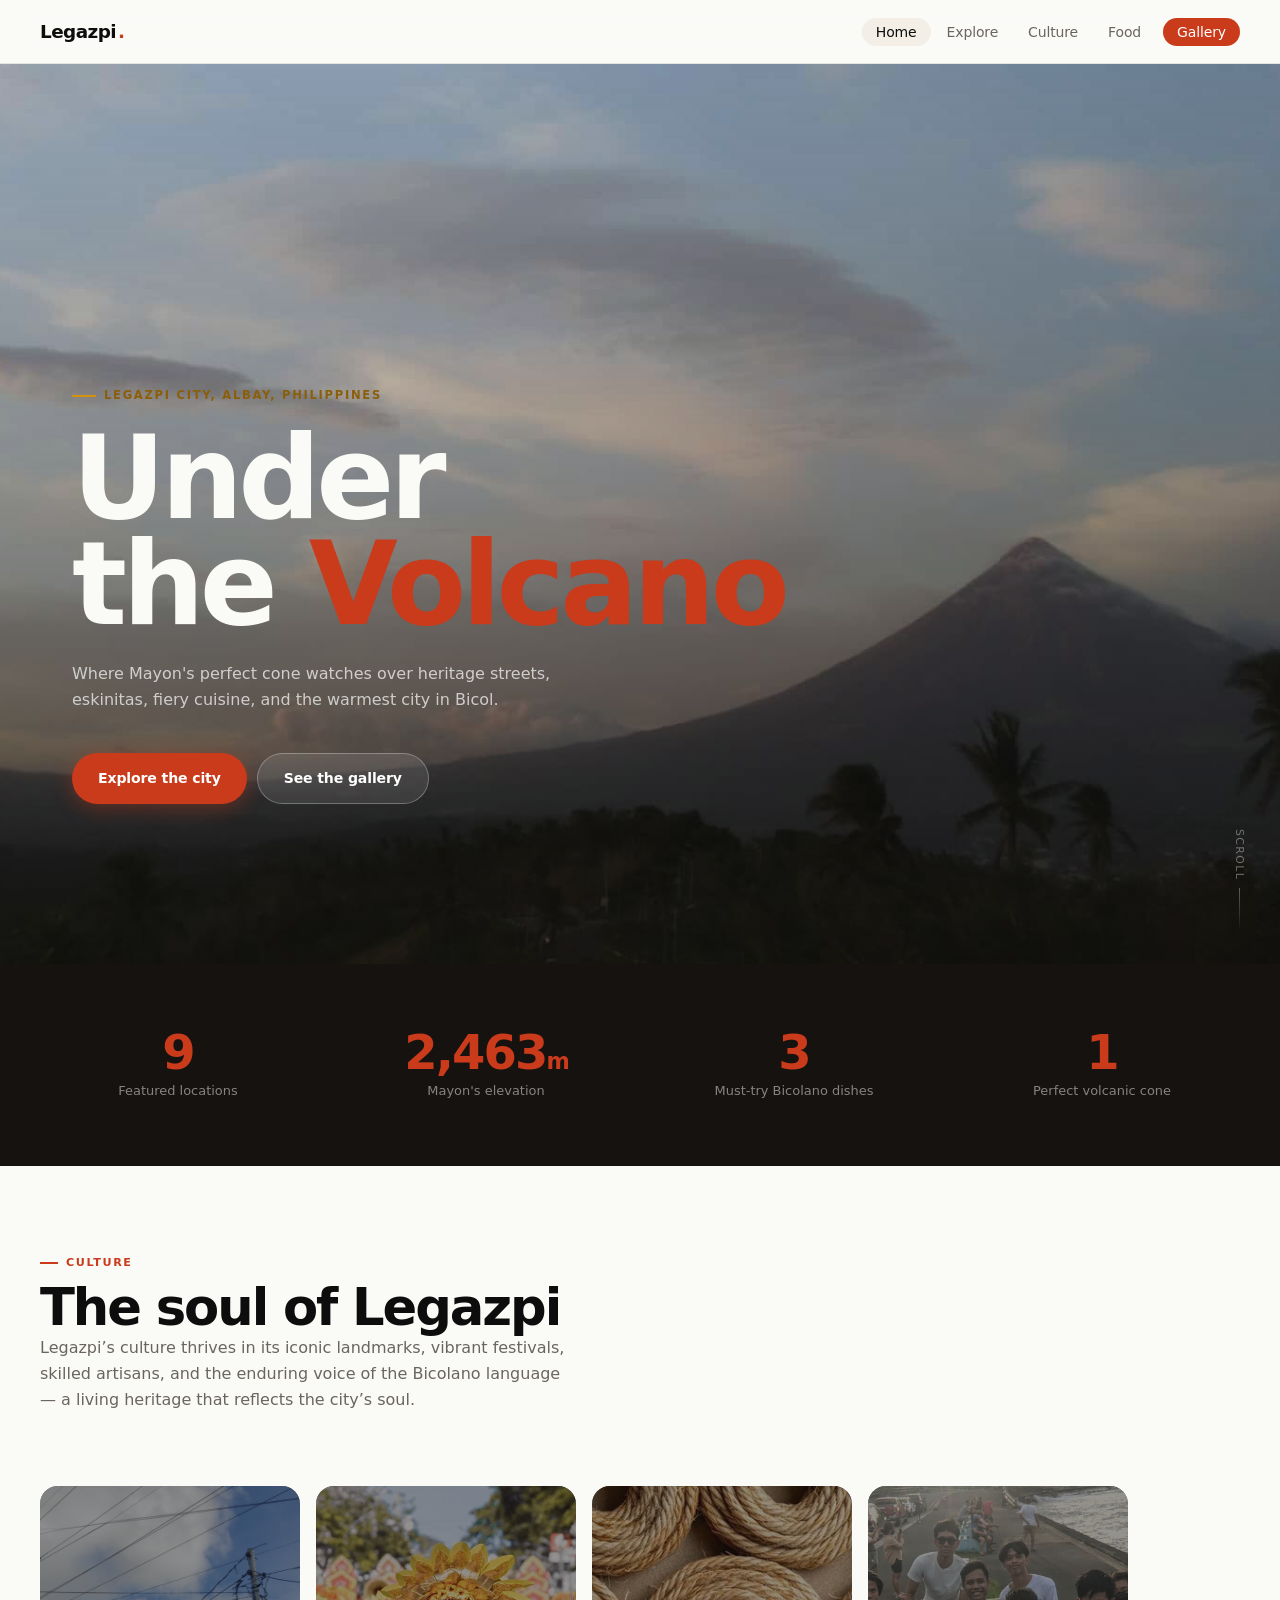
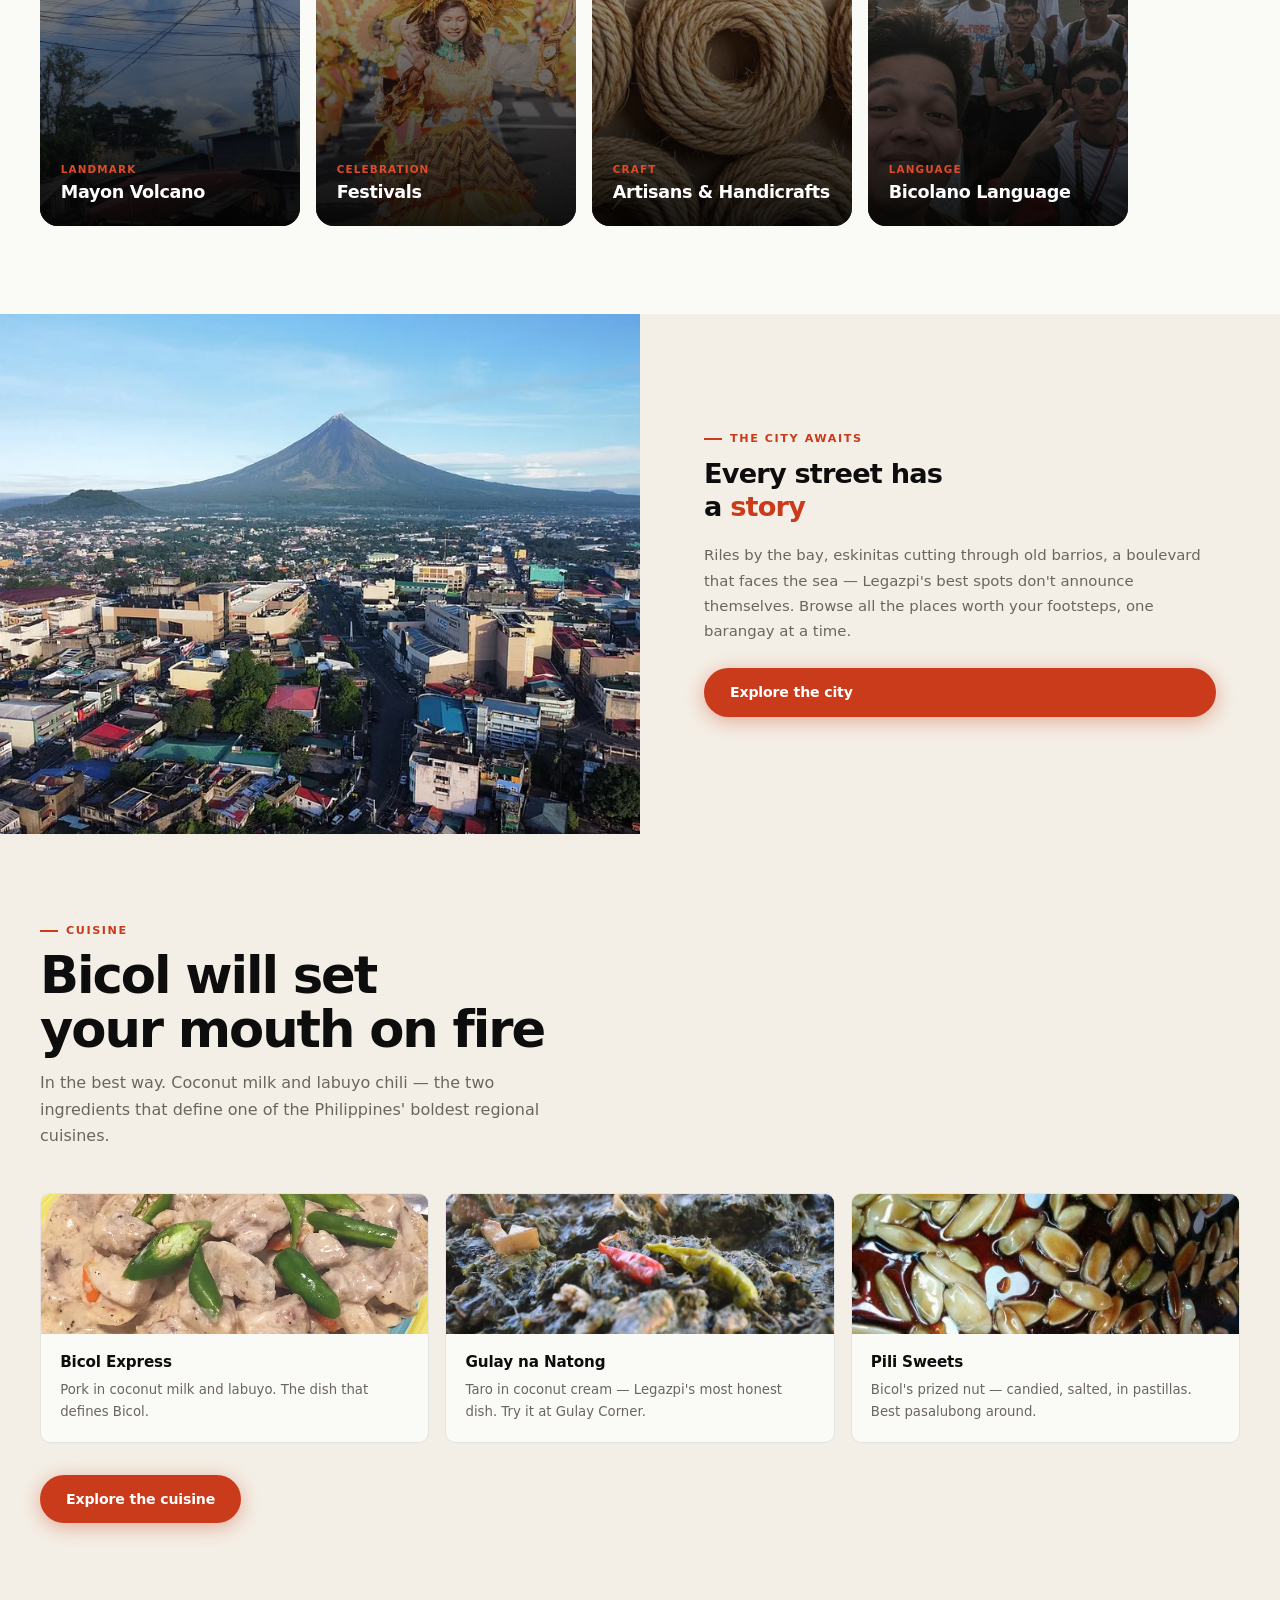
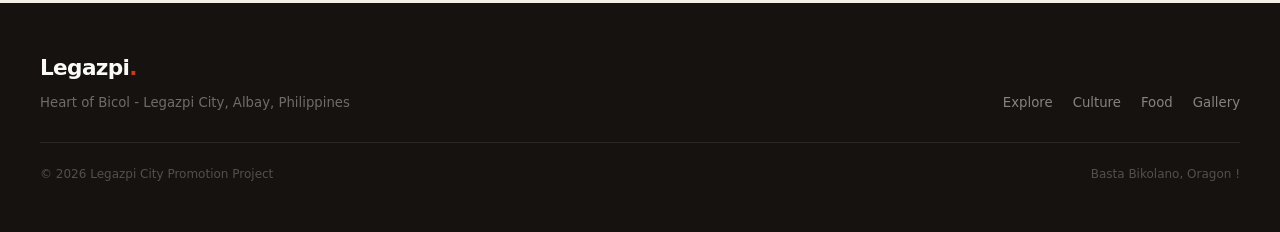
<file: index.html>
<!DOCTYPE html>
<html lang="en">
<head>
  <meta charset="UTF-8">
  <meta name="viewport" content="width=device-width, initial-scale=1.0">
  <title>Legazpi City — Heart of Bicol</title>
  <meta name="description" content="Discover Legazpi City, Albay — where Mayon watches over heritage streets, volcanic cuisine, and one of the warmest cities in the Philippines.">
  <link rel="stylesheet" href="css/style.css">
  <link rel="icon" href="images/mayon-logo.png">
</head>
<body>

<nav class="nav" role="navigation" aria-label="Main navigation">
  <div class="nav-inner">
    <a href="index.html" class="nav-logo">Legazpi<span>.</span></a>
    <ul class="nav-links" role="list">
      <li><a href="index.html">Home</a></li>
      <li><a href="explore.html">Explore</a></li>
      <li><a href="culture.html">Culture</a></li>
      <li><a href="food.html">Food</a></li>
      <li><a href="gallery.html" class="cta">Gallery</a></li>
    </ul>
    <button class="nav-burger" aria-label="Open menu" aria-expanded="false">
      <span></span><span></span><span></span>
    </button>
  </div>
</nav>
<div class="nav-mobile" role="navigation" aria-label="Mobile navigation">
  <a href="index.html">Home</a>
  <a href="explore.html">Explore</a>
  <a href="culture.html">Culture</a>
  <a href="food.html">Food</a>
  <a href="gallery.html">Gallery</a>
</div>

<main class="page">

  <!-- HERO -->
  <section class="hero" aria-label="Hero">
    <div class="hero-bg" role="img" aria-label="Mayon Volcano rising above Legazpi City"></div>
    <div class="hero-content">
      <div class="hero-eyebrow" style="color: #8B5E0A;">Legazpi City, Albay, Philippines</div>
      <h1 class="hero-title">Under<br>the <em>Volcano</em></h1>
      <p class="hero-sub">Where Mayon's perfect cone watches over heritage streets, eskinitas, fiery cuisine, and the warmest city in Bicol.</p>
      <div class="hero-actions">
        <a href="explore.html" class="btn btn-primary">Explore the city</a>
        <a href="gallery.html" class="btn btn-ghost">See the gallery</a>
      </div>
    </div>
    <div class="hero-scroll" aria-hidden="true">Scroll</div>
  </section>

  <!-- STATS -->
  <div class="home-stats">
    <div class="stats-grid">
      <div class="reveal"><div class="stat-num">9</div><div class="stat-label">Featured locations</div></div>
      <div class="reveal"><div class="stat-num">2,463<span style="font-size:1.4rem">m</span></div><div class="stat-label">Mayon's elevation</div></div>
      <div class="reveal"><div class="stat-num">3</div><div class="stat-label">Must-try Bicolano dishes</div></div>
      <div class="reveal"><div class="stat-num">1</div><div class="stat-label">Perfect volcanic cone</div></div>
    </div>
  </div>

  <!-- CULTURE CAROUSEL -->
  <section style="background:var(--white)">
    <div class="section-inner">
      <div class="reveal" style="display:flex;justify-content:space-between;align-items:flex-end;margin-bottom:1.75rem;flex-wrap:wrap;gap:1rem">
        <div>
          <div class="section-tag">Culture</div>
          <h2 class="section-title" style="margin-bottom:0">The soul of Legazpi</h2>
          <p class="section-lead">Legazpi’s culture thrives in its iconic landmarks, vibrant festivals, skilled artisans, and the enduring voice of the Bicolano language — 
            a living heritage that reflects the city’s soul.</p>
        </div>
      </div>
      <div class="culture-carousel-track reveal">

        <a href="culture.html" class="culture-slide">
          <img src="images/spots/mayon/01.jpg" alt="Mayon Volcano" loading="lazy" onerror="this.style.display='none'">
          <div class="culture-slide-overlay"></div>
          <div class="culture-slide-label">
            <div class="culture-slide-tag">Landmark</div>
            <div class="culture-slide-title">Mayon Volcano</div>
          </div>
        </a>

        <a href="culture.html" class="culture-slide">
          <img src="images/festival/magayon02.jpg" alt="Bicolano Festivals" loading="lazy" onerror="this.style.display='none'">
          <div class="culture-slide-overlay"></div>
          <div class="culture-slide-label">
            <div class="culture-slide-tag">Celebration</div>
            <div class="culture-slide-title">Festivals</div>
          </div>
        </a>

        <a href="culture.html" class="culture-slide">
          <img src="images/crafts/abaca-rolled.jpg" alt="Artisans & Handicrafts" loading="lazy" onerror="this.style.display='none'">
          <div class="culture-slide-overlay"></div>
          <div class="culture-slide-label">
            <div class="culture-slide-tag">Craft</div>
            <div class="culture-slide-title">Artisans &amp; Handicrafts</div>
          </div>
        </a>

        <a href="culture.html" class="culture-slide">
          <img src="images/gallery/peeps.jpg" alt="Bicolano Language" loading="lazy" onerror="this.style.display='none'">
          <div class="culture-slide-overlay"></div>
          <div class="culture-slide-label">
            <div class="culture-slide-tag">Language</div>
            <div class="culture-slide-title">Bicolano Language</div>
          </div>
        </a>

      </div>
    </div>
  </section>

  <!-- EXPLORE HIGHLIGHT -->
  <div class="home-highlight reveal">
    <div class="home-highlight-img">
      <img src="images/legazpi.jpg" alt="Legazpi streets"
        onerror="this.style.display='none';this.parentElement.style.background='var(--cream)'">
    </div>
    <div class="home-highlight-body">
      <div class="section-tag">The city awaits</div>
      <div class="highlight-quote">Every street has<br>a <em>story</em></div>
      <p style="font-size:0.93rem;color:var(--muted);margin-bottom:1.5rem;line-height:1.7">
        Riles by the bay, eskinitas cutting through old barrios, a boulevard that faces the sea —
        Legazpi's best spots don't announce themselves. Browse all the places worth your footsteps,
        one barangay at a time.
      </p>
      <a href="explore.html" class="btn btn-primary">Explore the city</a>
    </div>
  </div>



  <!-- FOOD TEASER -->
  <section style="background:var(--cream)">
    <div class="section-inner">
      <div class="reveal">
        <div class="section-tag">Cuisine</div>
        <h2 class="section-title">Bicol will set<br>your mouth on fire</h2>
        <p class="section-lead">In the best way. Coconut milk and labuyo chili — the two ingredients that define one of the Philippines' boldest regional cuisines.</p>
      </div>
      <div style="display:flex;gap:1rem;flex-wrap:wrap" class="reveal">

        <div class="food-teaser-card">
          <div class="food-teaser-img-wrap">
            <img src="images/foods/express.jpg" alt="Bicol Express" loading="lazy" onerror="this.style.opacity='0'">
          </div>
          <div class="food-teaser-body">
            <div class="food-teaser-name">Bicol Express</div>
            <div class="food-teaser-desc">Pork in coconut milk and labuyo. The dish that defines Bicol.</div>
          </div>
        </div>

        <div class="food-teaser-card">
          <div class="food-teaser-img-wrap">
            <img src="images/foods/natong02.jpg" alt="Gulay na Natong" loading="lazy" onerror="this.style.opacity='0'">
          </div>
          <div class="food-teaser-body">
            <div class="food-teaser-name">Gulay na Natong</div>
            <div class="food-teaser-desc">Taro in coconut cream — Legazpi's most honest dish. Try it at Gulay Corner.</div>
          </div>
        </div>

        <div class="food-teaser-card">
          <div class="food-teaser-img-wrap">
            <img src="images/foods/pili-candy.jpg" alt="Pili Sweets" loading="lazy" onerror="this.style.opacity='0'">
          </div>
          <div class="food-teaser-body">
            <div class="food-teaser-name">Pili Sweets</div>
            <div class="food-teaser-desc">Bicol's prized nut — candied, salted, in pastillas. Best pasalubong around.</div>
          </div>
        </div>

      </div>
      <div style="margin-top:2rem" class="reveal">
        <a href="food.html" class="btn btn-primary">Explore the cuisine</a>
      </div>
    </div>
  </section>

</main>

<footer>
  <div class="footer-inner">
    <div>
      <div class="footer-logo">Legazpi<span>.</span></div>
      <div class="footer-tagline">Heart of Bicol - Legazpi City, Albay, Philippines</div>
    </div>
    <nav class="footer-links" aria-label="Footer navigation">
      <a href="explore.html">Explore</a>
      <a href="culture.html">Culture</a>
      <a href="food.html">Food</a>
      <a href="gallery.html">Gallery</a>
    </nav>
  </div>
  <div class="footer-bottom">
    <span>© 2026 Legazpi City Promotion Project</span>
    <span>Basta Bikolano, Oragon !</span>
  </div>
</footer>

<script src="js/main.js"></script>
</body>
</html>
</file>
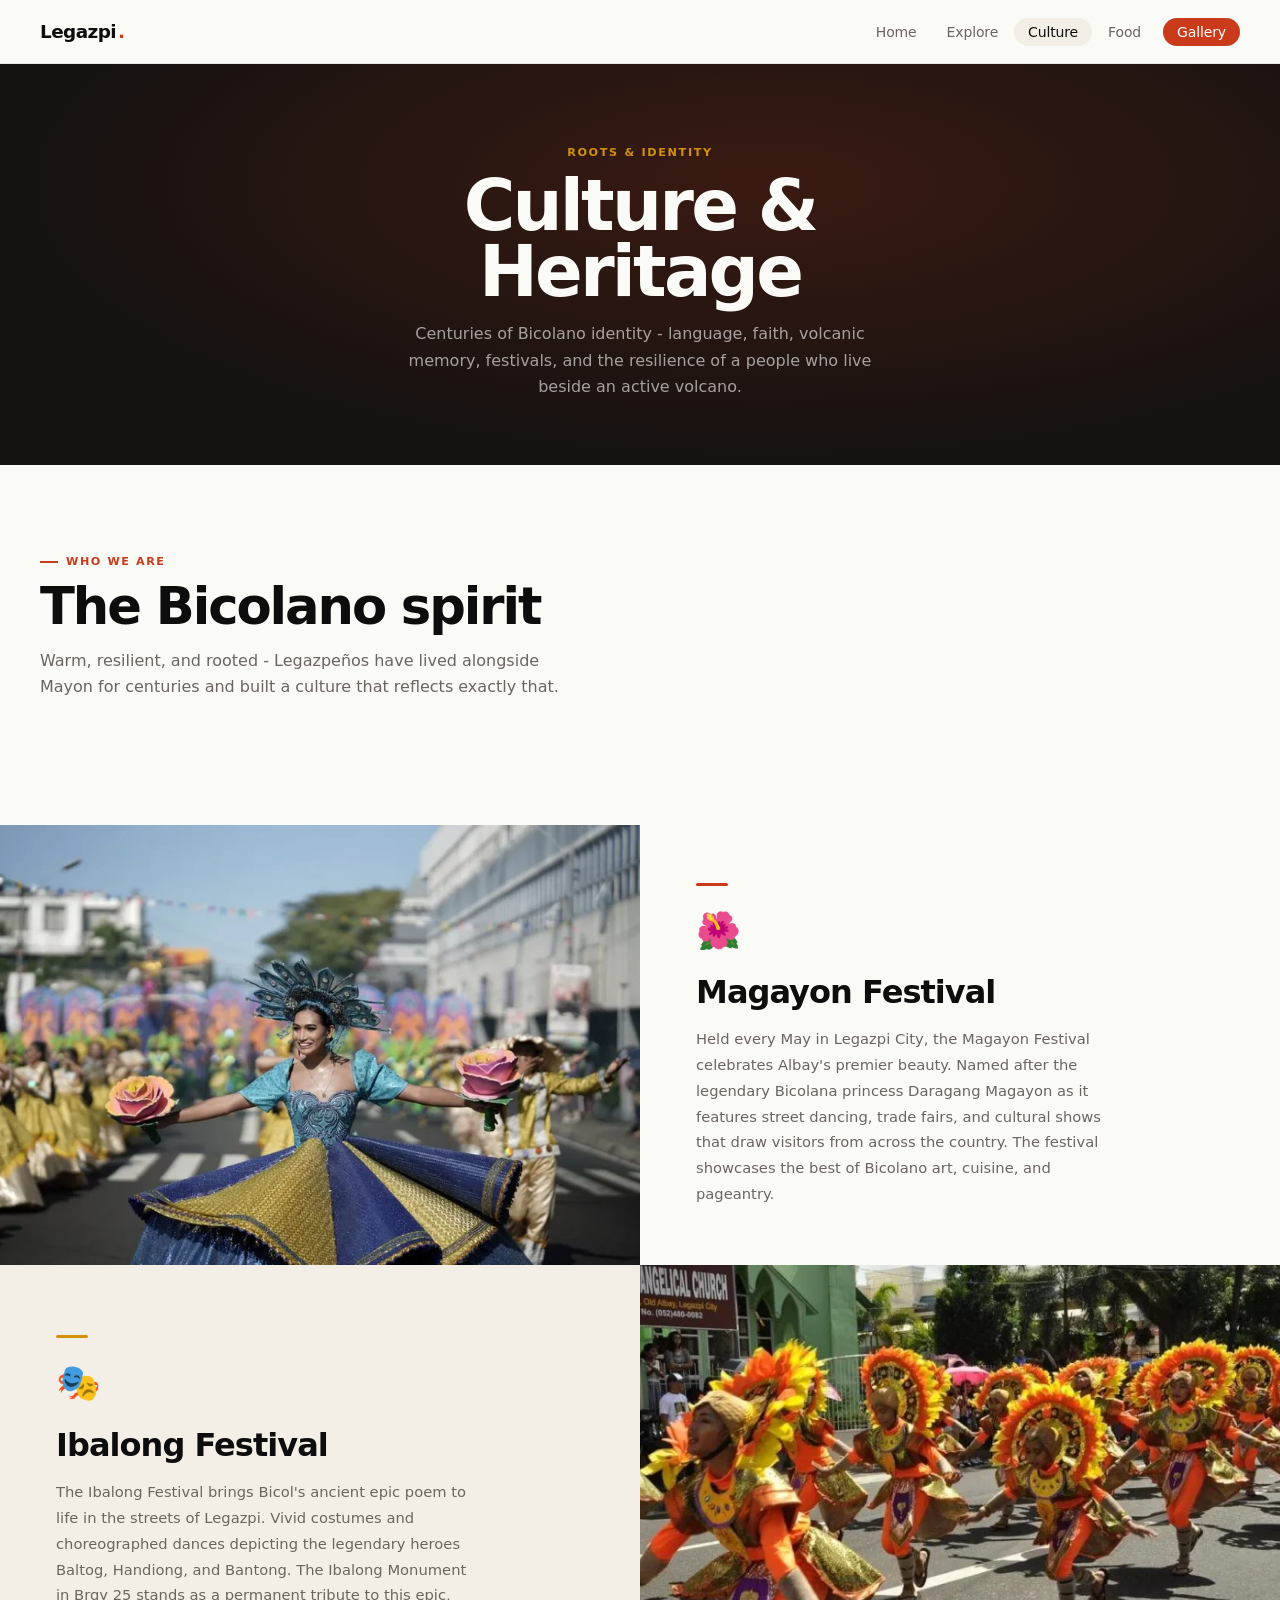
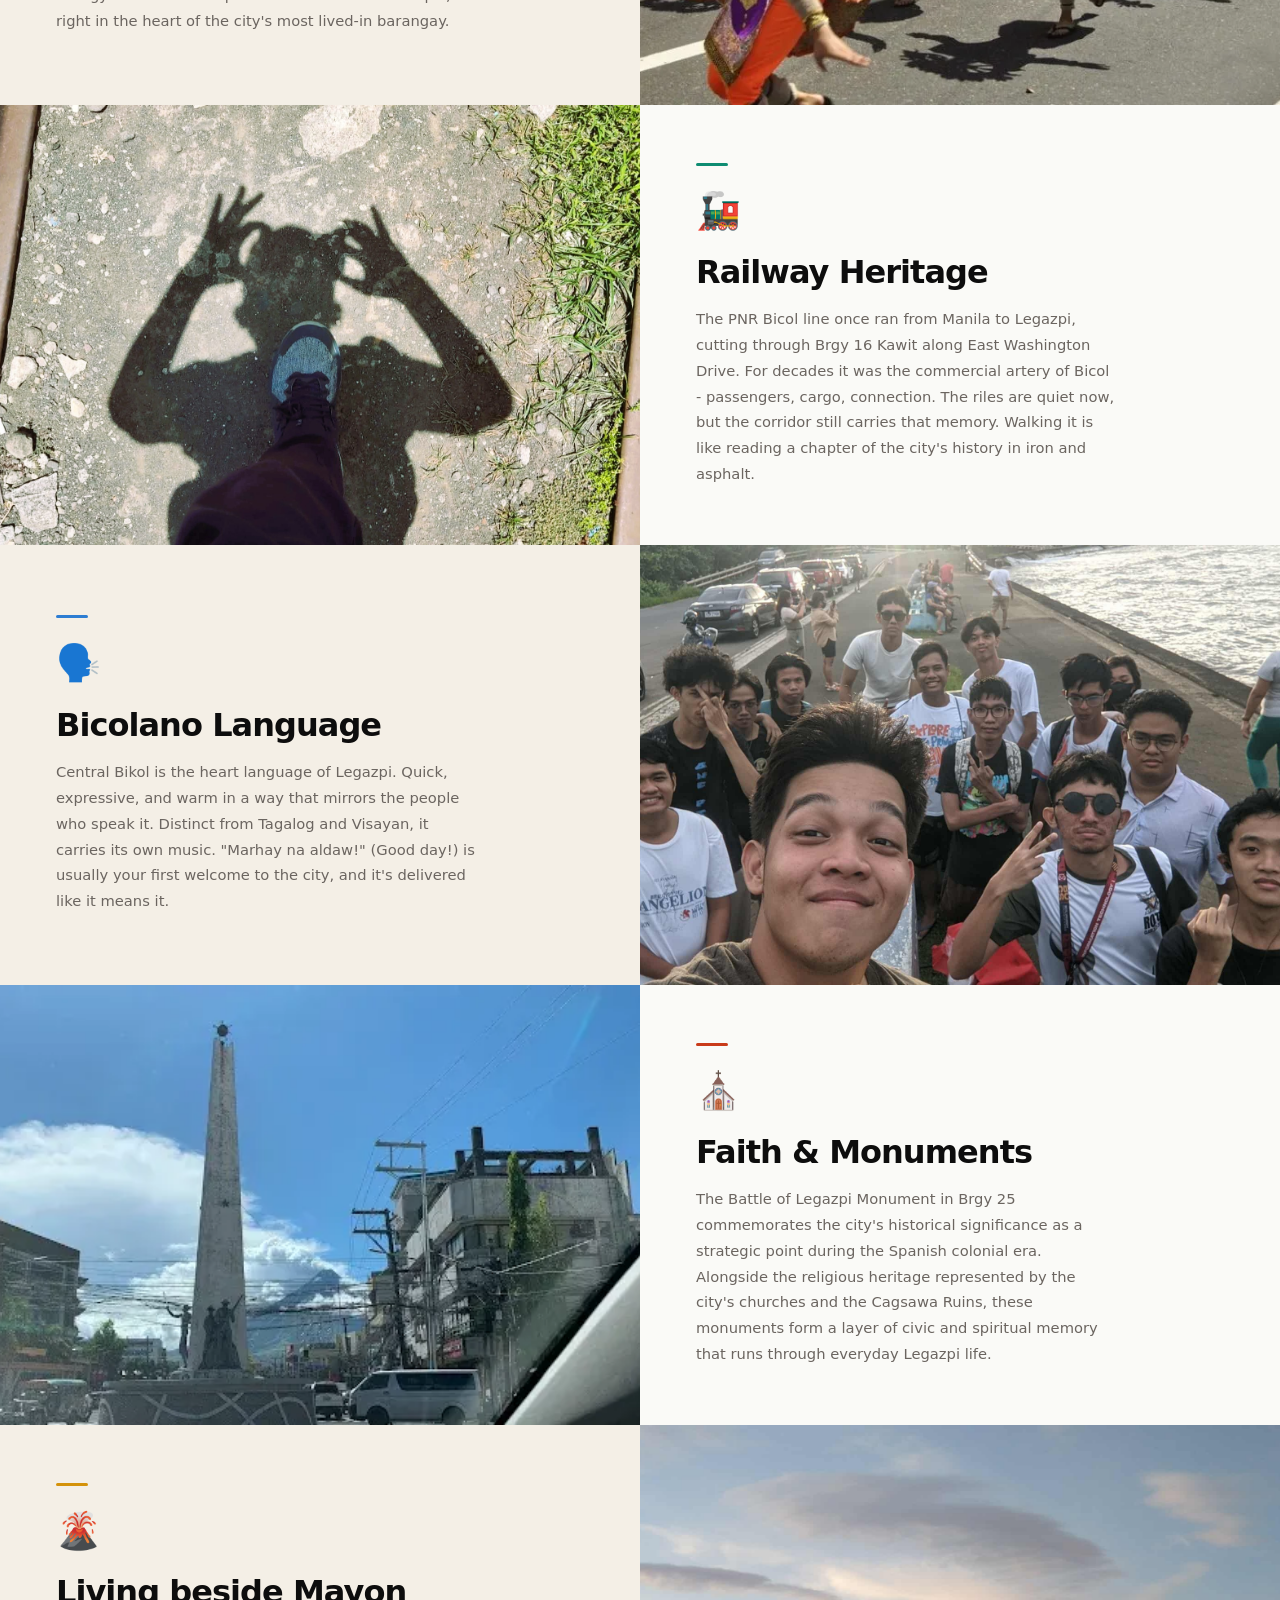
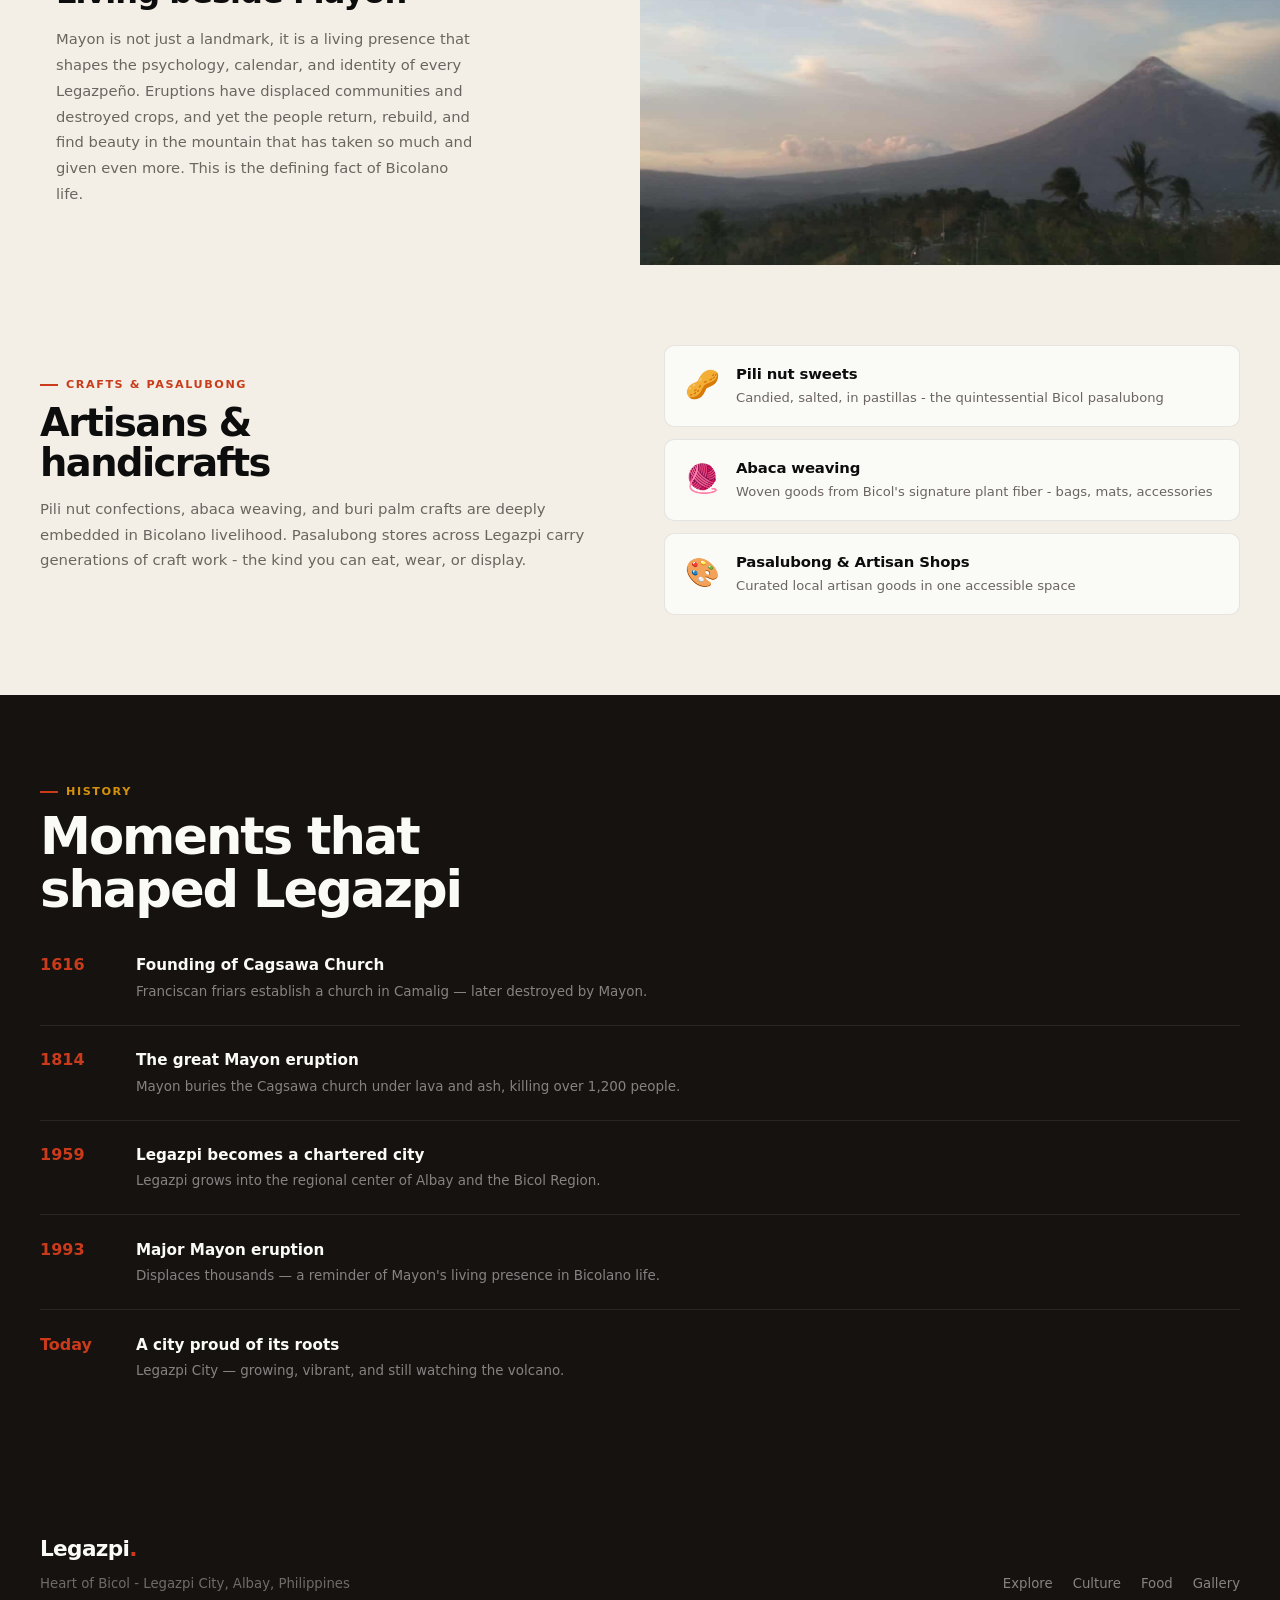
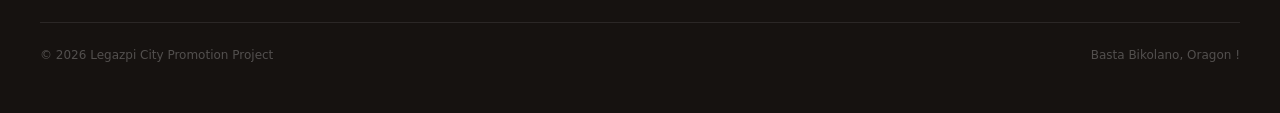
<file: culture.html>
<!DOCTYPE html>
<html lang="en">
<head>
  <meta charset="UTF-8">
  <meta name="viewport" content="width=device-width, initial-scale=1.0">
  <title>Culture & Heritage — Legazpi City</title>
  <meta name="description" content="Culture and heritage of Legazpi City — Magayon Festival, Ibalong Festival, railway history, Bicolano language, and more.">
  <link rel="stylesheet" href="css/style.css">
  <link rel="icon" href="images/mayon-logo.png">
</head>
<body>

<nav class="nav" role="navigation" aria-label="Main navigation">
  <div class="nav-inner">
    <a href="index.html" class="nav-logo">Legazpi<span>.</span></a>
    <ul class="nav-links" role="list">
      <li><a href="index.html">Home</a></li>
      <li><a href="explore.html">Explore</a></li>
      <li><a href="culture.html">Culture</a></li>
      <li><a href="food.html">Food</a></li>
      <li><a href="gallery.html" class="cta">Gallery</a></li>
    </ul>
    <button class="nav-burger" aria-label="Open menu" aria-expanded="false">
      <span></span><span></span><span></span>
    </button>
  </div>
</nav>
<div class="nav-mobile">
  <a href="index.html">Home</a>
  <a href="explore.html">Explore</a>
  <a href="culture.html">Culture</a>
  <a href="food.html">Food</a>
  <a href="gallery.html">Gallery</a>
</div>

<main class="page">

  <header class="page-hero">
    <div class="page-hero-inner">
      <div class="page-hero-tag">Roots & Identity</div>
      <h1 class="page-hero-title">Culture &<br>Heritage</h1>
      <p class="page-hero-sub">
        Centuries of Bicolano identity - language, faith, volcanic memory, festivals, 
        and the resilience of a people who live beside an active volcano.
      </p>
    </div>
  </header>

  <!-- INTRO -->
  <section>
    <div class="section-inner">
      <div class="reveal">
        <div class="section-tag">Who we are</div>
        <h2 class="section-title">The Bicolano spirit</h2>
        <p class="section-lead">Warm, resilient, and rooted -
           Legazpeños have lived alongside Mayon for centuries and built a culture that reflects exactly that.
          </p>
      </div>
    </div>
  </section>

  <!-- EDITORIAL ROWS -->
  <div class="culture-editorial">

    <!-- 1 — image left, text right (odd) -->
    <div class="culture-row reveal">
      <div class="culture-row-img">
        <img src="images/festival/magayon01.jpg" alt="Magayon Festival"
          onerror="this.parentElement.innerHTML='<div class=\'culture-row-placeholder\' style=\'background:rgba(201,59,26,0.07)\'><span>🌺</span><span>Magayon Festival</span></div>'">
      </div>
      <div class="culture-row-body">
        <div class="culture-row-accent" style="background:var(--lava)"></div>
        <div class="culture-row-icon">🌺</div>
        <h2 class="culture-row-title">Magayon Festival</h2>
        <p>Held every May in Legazpi City, the Magayon Festival celebrates Albay's premier beauty. 
          Named after the legendary Bicolana princess Daragang Magayon as it features street dancing, 
          trade fairs, and cultural shows that draw visitors from across the country. 
          The festival showcases the best of Bicolano art, cuisine, and pageantry.
        </p>
      </div>
    </div>

    <!-- 2 — text left, image right (even) -->
    <div class="culture-row reveal">
      <div class="culture-row-img">
        <img src="images/festival/ibalong01.jpg" alt="Ibalong Festival"
          onerror="this.parentElement.innerHTML='<div class=\'culture-row-placeholder\' style=\'background:rgba(212,146,10,0.07)\'><span>🎭</span><span>Ibalong Festival</span></div>'">
      </div>
      <div class="culture-row-body">
        <div class="culture-row-accent" style="background:var(--gold)"></div>
        <div class="culture-row-icon">🎭</div>
        <h2 class="culture-row-title">Ibalong Festival</h2>
        <p>The Ibalong Festival brings Bicol's ancient epic poem to life in the streets of Legazpi. 
          Vivid costumes and choreographed dances depicting the legendary heroes Baltog, Handiong, and Bantong. 
          The Ibalong Monument in Brgy 25 stands as a permanent tribute to this epic, 
          right in the heart of the city's most lived-in barangay.
        </p>
      </div>
    </div>

    <!-- 3 — image left, text right (odd) -->
    <div class="culture-row reveal">
      <div class="culture-row-img">
        <img src="images/gallery/rail-walk.jpg" alt="Railway heritage East Washington Drive"
          onerror="this.parentElement.innerHTML='<div class=\'culture-row-placeholder\' style=\'background:rgba(14,140,114,0.07)\'><span>🚂</span><span>Railway Heritage</span></div>'">
      </div>
      <div class="culture-row-body">
        <div class="culture-row-accent" style="background:var(--teal)"></div>
        <div class="culture-row-icon">🚂</div>
        <h2 class="culture-row-title">Railway Heritage</h2>
        <p> The PNR Bicol line once ran from Manila to Legazpi, 
          cutting through Brgy 16 Kawit along East Washington Drive. 
          For decades it was the commercial artery of Bicol - passengers, cargo, connection. 
          The riles are quiet now, but the corridor still carries that memory. 
          Walking it is like reading a chapter of the city's history in iron and asphalt.
        </p>
      </div>
    </div>

    <!-- 4 — text left, image right (even) -->
    <div class="culture-row reveal">
      <div class="culture-row-img">
        <img src="images/gallery/peeps.jpg" alt="Bicolano language and people"
          onerror="this.parentElement.innerHTML='<div class=\'culture-row-placeholder\' style=\'background:rgba(45,125,210,0.07)\'><span>🗣️</span><span>Bicolano Language</span></div>'">
      </div>
      <div class="culture-row-body">
        <div class="culture-row-accent" style="background:var(--sky)"></div>
        <div class="culture-row-icon">🗣️</div>
        <h2 class="culture-row-title">Bicolano Language</h2>
        <p>Central Bikol is the heart language of Legazpi. Quick, expressive,
           and warm in a way that mirrors the people who speak it. 
          Distinct from Tagalog and Visayan, it carries its own music.
           "Marhay na aldaw!" (Good day!) is usually your first welcome to the city, and it's delivered like it means it.
          </p>
      </div>
    </div>

    <!-- 5 — image left, text right (odd) -->
    <div class="culture-row reveal">
      <div class="culture-row-img">
        <img src="images/battle.jpg" alt="Battle of Legazpi Monument"
          onerror="this.parentElement.innerHTML='<div class=\'culture-row-placeholder\' style=\'background:rgba(201,59,26,0.07)\'><span>⛪</span><span>Faith & Monuments</span></div>'">
      </div>
      <div class="culture-row-body">
        <div class="culture-row-accent" style="background:var(--lava)"></div>
        <div class="culture-row-icon">⛪</div>
        <h2 class="culture-row-title">Faith & Monuments</h2>
        <p>The Battle of Legazpi Monument in Brgy 25 
          commemorates the city's historical significance as a strategic point during the Spanish colonial era. 
          Alongside the religious heritage represented by the city's churches and the Cagsawa Ruins, 
          these monuments form a layer of civic and spiritual memory that runs through everyday Legazpi life.
        </p>
      </div>
    </div>

    <!-- 6 — text left, image right (even) -->
    <div class="culture-row reveal">
      <div class="culture-row-img">
        <img src="images/mayon-cover.jpg" alt="Living beside Mayon Volcano"
          onerror="this.parentElement.innerHTML='<div class=\'culture-row-placeholder\' style=\'background:rgba(212,146,10,0.07)\'><span>🌋</span><span>Living beside Mayon</span></div>'">
      </div>
      <div class="culture-row-body">
        <div class="culture-row-accent" style="background:var(--gold)"></div>
        <div class="culture-row-icon">🌋</div>
        <h2 class="culture-row-title">Living beside Mayon</h2>
        <p>Mayon is not just a landmark, it is a living presence that shapes the psychology,
           calendar, and identity of every Legazpeño.
            Eruptions have displaced communities and destroyed crops, and yet the people return,
             rebuild, and find beauty in the mountain that has taken so much and given even more.
              This is the defining fact of Bicolano life.
            </p>
      </div>
    </div>

  </div>

  <!-- ARTISANS -->
  <section style="background:var(--cream)">
    <div class="section-inner">
      <div style="display:grid;grid-template-columns:1fr 1fr;gap:3rem;align-items:center" class="reveal">
        <div>
          <div class="section-tag">Crafts & pasalubong</div>
          <h2 class="section-title" style="font-size:clamp(1.8rem,3vw,2.6rem)">Artisans &<br>handicrafts</h2>
          <p style="font-size:0.93rem;color:var(--muted);line-height:1.72;margin-bottom:1.1rem">
            Pili nut confections, abaca weaving, and buri palm crafts are deeply embedded in
            Bicolano livelihood. Pasalubong stores across Legazpi carry generations of craft
            work - the kind you can eat, wear, or display.
          </p>
        </div>
        <div style="display:flex;flex-direction:column;gap:0.75rem">
          <div style="background:var(--white);border-radius:var(--radius);padding:1.1rem 1.25rem;border:1px solid var(--border);display:flex;align-items:center;gap:1rem">
            <span style="font-size:1.75rem">🥜</span>
            <div><div style="font-weight:700;font-size:0.93rem;letter-spacing:-0.01em">Pili nut sweets</div><div style="font-size:0.82rem;color:var(--muted)">Candied, salted, in pastillas - the quintessential Bicol pasalubong</div></div>
          </div>
          <div style="background:var(--white);border-radius:var(--radius);padding:1.1rem 1.25rem;border:1px solid var(--border);display:flex;align-items:center;gap:1rem">
            <span style="font-size:1.75rem">🧶</span>
            <div><div style="font-weight:700;font-size:0.93rem;letter-spacing:-0.01em">Abaca weaving</div><div style="font-size:0.82rem;color:var(--muted)">Woven goods from Bicol's signature plant fiber - bags, mats, accessories</div></div>
          </div>
          <div style="background:var(--white);border-radius:var(--radius);padding:1.1rem 1.25rem;border:1px solid var(--border);display:flex;align-items:center;gap:1rem">
            <span style="font-size:1.75rem">🎨</span>
            <div><div style="font-weight:700;font-size:0.93rem;letter-spacing:-0.01em">Pasalubong & Artisan Shops</div><div style="font-size:0.82rem;color:var(--muted)">Curated local artisan goods in one accessible space</div></div>
          </div>
        </div>
      </div>
    </div>
  </section>

  <!-- TIMELINE -->
  <section style="background:var(--volcanic);color:var(--white)">
    <div class="section-inner">
      <div class="reveal">
        <div class="section-tag" style="color:var(--gold)">History</div>
        <h2 class="section-title" style="color:var(--white)">Moments that<br>shaped Legazpi</h2>
      </div>
      <div style="display:flex;flex-direction:column;gap:0" class="reveal">
        <div style="display:grid;grid-template-columns:72px 1fr;gap:1.5rem;padding:1.4rem 0;border-bottom:1px solid rgba(255,255,255,0.08)">
          <div style="font-size:1rem;font-weight:800;color:var(--lava);line-height:1.3;padding-top:2px">1616</div>
          <div><div style="font-weight:600;margin-bottom:0.2rem;font-size:0.95rem">Founding of Cagsawa Church</div><div style="font-size:0.84rem;color:rgba(255,255,255,0.48)">Franciscan friars establish a church in Camalig — later destroyed by Mayon.</div></div>
        </div>
        <div style="display:grid;grid-template-columns:72px 1fr;gap:1.5rem;padding:1.4rem 0;border-bottom:1px solid rgba(255,255,255,0.08)">
          <div style="font-size:1rem;font-weight:800;color:var(--lava);line-height:1.3;padding-top:2px">1814</div>
          <div><div style="font-weight:600;margin-bottom:0.2rem;font-size:0.95rem">The great Mayon eruption</div><div style="font-size:0.84rem;color:rgba(255,255,255,0.48)">Mayon buries the Cagsawa church under lava and ash, killing over 1,200 people.</div></div>
        </div>
        <div style="display:grid;grid-template-columns:72px 1fr;gap:1.5rem;padding:1.4rem 0;border-bottom:1px solid rgba(255,255,255,0.08)">
          <div style="font-size:1rem;font-weight:800;color:var(--lava);line-height:1.3;padding-top:2px">1959</div>
          <div><div style="font-weight:600;margin-bottom:0.2rem;font-size:0.95rem">Legazpi becomes a chartered city</div><div style="font-size:0.84rem;color:rgba(255,255,255,0.48)">Legazpi grows into the regional center of Albay and the Bicol Region.</div></div>
        </div>
        <div style="display:grid;grid-template-columns:72px 1fr;gap:1.5rem;padding:1.4rem 0;border-bottom:1px solid rgba(255,255,255,0.08)">
          <div style="font-size:1rem;font-weight:800;color:var(--lava);line-height:1.3;padding-top:2px">1993</div>
          <div><div style="font-weight:600;margin-bottom:0.2rem;font-size:0.95rem">Major Mayon eruption</div><div style="font-size:0.84rem;color:rgba(255,255,255,0.48)">Displaces thousands — a reminder of Mayon's living presence in Bicolano life.</div></div>
        </div>
        <div style="display:grid;grid-template-columns:72px 1fr;gap:1.5rem;padding:1.4rem 0">
          <div style="font-size:1rem;font-weight:800;color:var(--lava);line-height:1.3;padding-top:2px">Today</div>
          <div><div style="font-weight:600;margin-bottom:0.2rem;font-size:0.95rem">A city proud of its roots</div><div style="font-size:0.84rem;color:rgba(255,255,255,0.48)">Legazpi City — growing, vibrant, and still watching the volcano.</div></div>
        </div>
      </div>
    </div>
  </section>

</main>

<footer>
  <div class="footer-inner">
    <div>
      <div class="footer-logo">Legazpi<span>.</span></div>
      <div class="footer-tagline">Heart of Bicol - Legazpi City, Albay, Philippines</div>
    </div>
    <nav class="footer-links" aria-label="Footer navigation">
      <a href="explore.html">Explore</a>
      <a href="culture.html">Culture</a>
      <a href="food.html">Food</a>
      <a href="gallery.html">Gallery</a>
    </nav>
  </div>
  <div class="footer-bottom">
    <span>© 2026 Legazpi City Promotion Project</span>
    <span>Basta Bikolano, Oragon !</span>
  </div>
</footer>

<script src="js/main.js"></script>
</body>
</html>
</file>
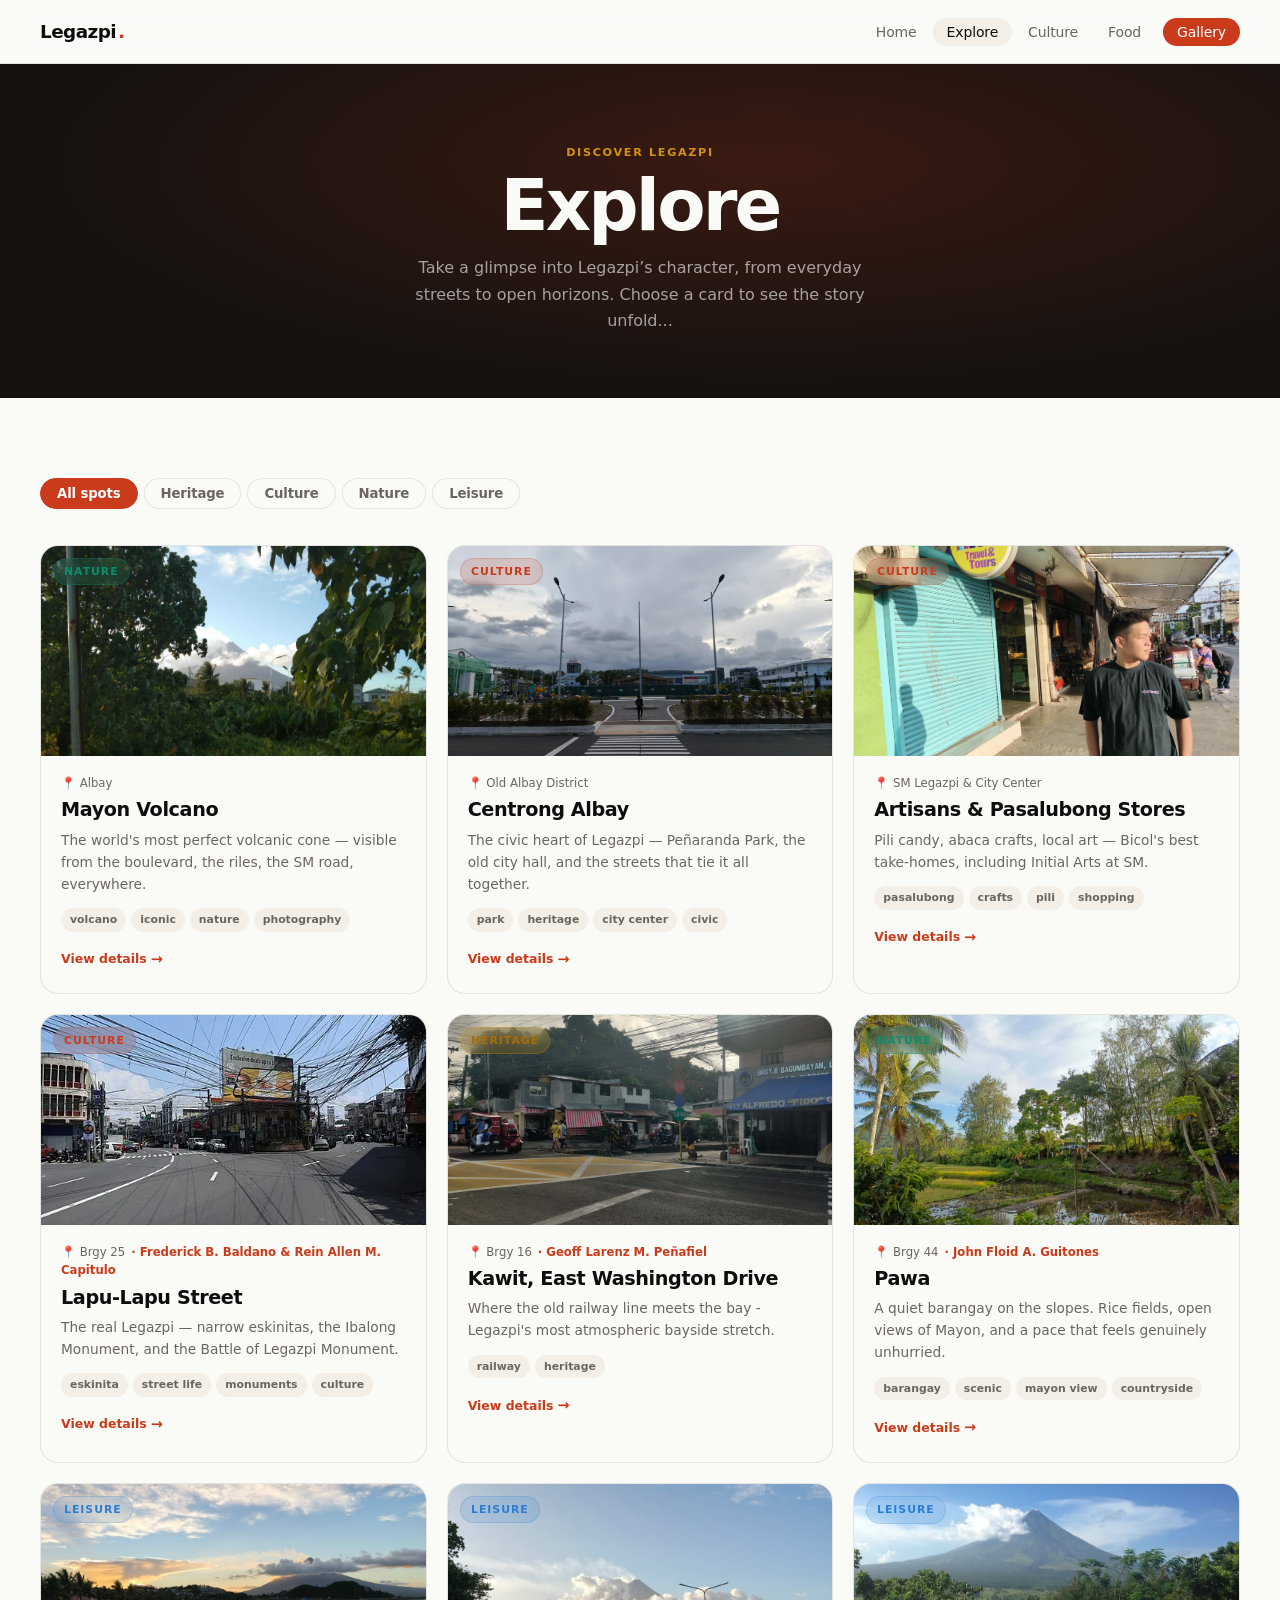
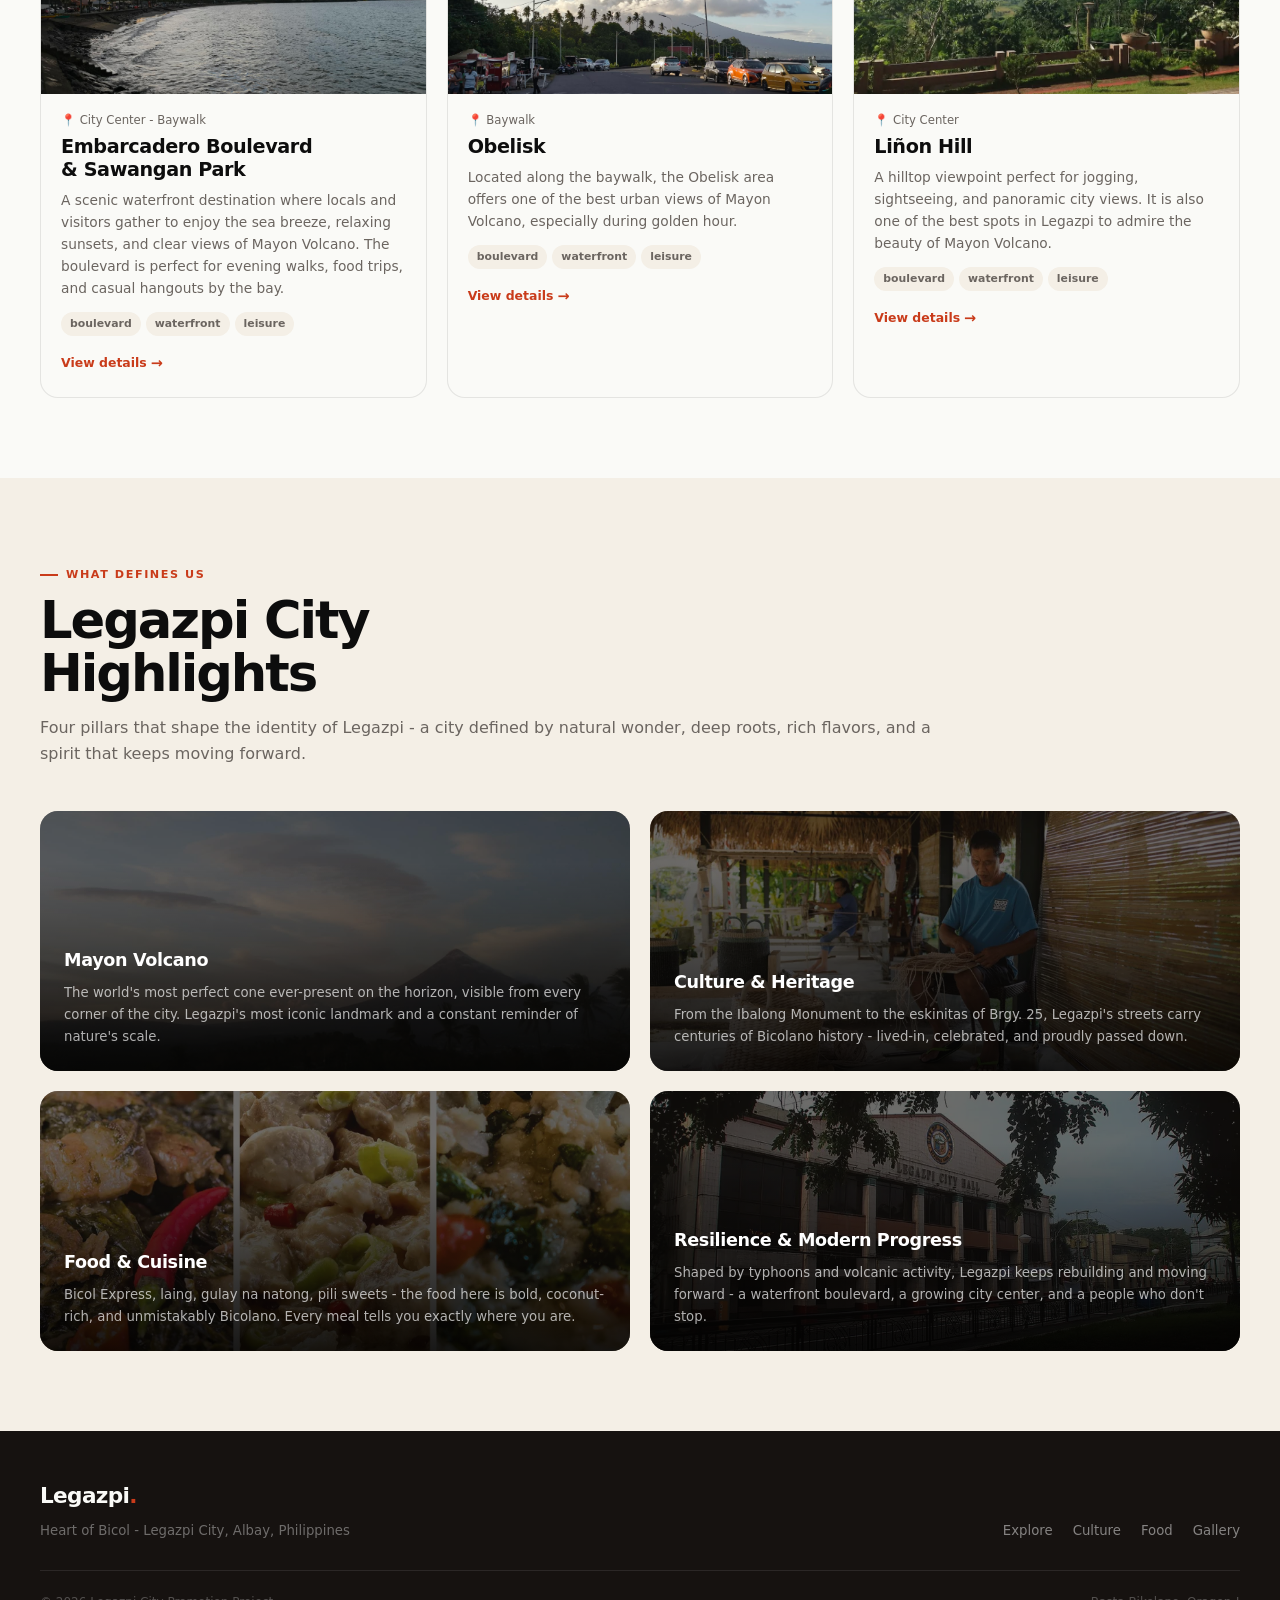
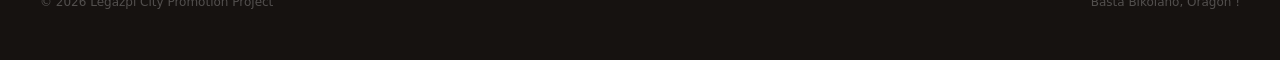
<file: explore.html>
<!DOCTYPE html>
<html lang="en">
<head>
  <meta charset="UTF-8">
  <meta name="viewport" content="width=device-width, initial-scale=1.0">
  <title>Explore — Legazpi City</title>
  <meta name="description" content="Explore Legazpi City's best spots — Centro Albay, Kawit waterfront, Lapu-Lapu eskinita, Sawangan and Embarcadero.">
  <link rel="stylesheet" href="css/style.css">
  <link rel="icon" href="images/mayon-logo.png">
</head>
<body>

<nav class="nav" role="navigation" aria-label="Main navigation">
  <div class="nav-inner">
    <a href="index.html" class="nav-logo">Legazpi<span>.</span></a>
    <ul class="nav-links" role="list">
      <li><a href="index.html">Home</a></li>
      <li><a href="explore.html">Explore</a></li>
      <li><a href="culture.html">Culture</a></li>
      <li><a href="food.html">Food</a></li>
      <li><a href="gallery.html" class="cta">Gallery</a></li>
    </ul>
    <button class="nav-burger" aria-label="Open menu" aria-expanded="false">
      <span></span><span></span><span></span>
    </button>
  </div>
</nav>
<div class="nav-mobile">
  <a href="index.html">Home</a>
  <a href="explore.html">Explore</a>
  <a href="culture.html">Culture</a>
  <a href="food.html">Food</a>
  <a href="gallery.html">Gallery</a>
</div>

<main class="page">
<!-- style="background-image: linear-gradient(to bottom, rgba(10,8,6,0.5), rgba(10,8,6,0.75)), url('images/your-collage.jpg') -->
  <header class="page-hero">
    <div class="page-hero-inner">
      <div class="page-hero-tag">Discover Legazpi</div>
      <h1 class="page-hero-title">Explore</h1>
      <p class="page-hero-sub">
        Take a glimpse into Legazpi’s character, from everyday streets to open horizons. 
        Choose a card to see the story unfold...</p>
    </div>
  </header>

  <!-- CARD GRID -->
  <section>
    <div class="section-inner">
      <div class="filter-bar reveal" role="group" aria-label="Filter by category">
        <button class="filter-btn active" data-cat="all">All spots</button>
        <button class="filter-btn" data-cat="heritage">Heritage</button>
        <button class="filter-btn" data-cat="culture">Culture</button>
        <button class="filter-btn" data-cat="nature">Nature</button>
        <button class="filter-btn" data-cat="leisure">Leisure</button>
      </div>
      <div class="spots-grid" id="spots-grid" aria-live="polite">
        <div style="color:var(--muted);font-size:0.88rem;grid-column:1/-1;padding:1.5rem 0">Loading spots…</div>
      </div>
    </div>
  </section>

  <!-- HIGHLIGHTS -->
  <section style="background:var(--cream)">
    <div class="section-inner">
      <div class="reveal">
        <div class="section-tag">What defines us</div>
        <h2 class="section-title">Legazpi City<br>Highlights</h2>
        <p class="section-lead" style="max-width:75%">
          Four pillars that shape the identity of Legazpi - a city defined by natural wonder,
          deep roots, rich flavors, and a spirit that keeps moving forward.
        </p>
      </div>

      <div style="display:grid;grid-template-columns:repeat(2,1fr);gap:1.25rem;margin-top:2rem" class="reveal">

        <!-- Mayon Volcano -->
        <div class="hl-card">
          <img src="images/mayon-cover.jpg" alt="Mayon Volcano" loading="lazy" onerror="this.style.display='none'">
          <div class="hl-card-gradient"></div>
          <!-- <div class="hl-card-icon">🌋</div> -->
          <div class="hl-card-body">
            <div class="hl-card-title">Mayon Volcano</div>
            <div class="hl-card-desc">
              The world's most perfect cone ever-present on the horizon,
               visible from every corner of the city. 
               Legazpi's most iconic landmark and a constant reminder of nature's scale.
              </div>
          </div>
        </div>

        <!-- Culture & Heritage -->
        <div class="hl-card">
          <img src="images/crafts/abaca-craft.jpg" alt="Culture & Heritage" loading="lazy" onerror="this.style.display='none'">
          <div class="hl-card-gradient"></div>
          <!--<div class="hl-card-icon">🏛️</div>-->
          <div class="hl-card-body">
            <div class="hl-card-title">Culture & Heritage</div>
            <div class="hl-card-desc">
              From the Ibalong Monument to the eskinitas of Brgy. 25, Legazpi's streets carry centuries of Bicolano history - 
              lived-in, celebrated, and proudly passed down.
            </div>
          </div>
        </div>

        <!-- Food & Cuisine -->
        <div class="hl-card">
          <img src="images/foods/foods.jpg" alt="Food & Cuisine" loading="lazy" onerror="this.style.display='none'">
          <div class="hl-card-gradient"></div>
          <!--<div class="hl-card-icon">🌶️</div>-->
          <div class="hl-card-body">
            <div class="hl-card-title">Food & Cuisine</div>
            <div class="hl-card-desc">
              Bicol Express, laing, gulay na natong, pili sweets - 
              the food here is bold, coconut-rich, and unmistakably Bicolano. 
              Every meal tells you exactly where you are.
            </div>
          </div>
        </div>

        <!-- Resilience & Modern Progress -->
        <div class="hl-card">
          <img src="images/progress.jpg" alt="Resilience & Modern Progress" loading="lazy" onerror="this.style.display='none'">
          <div class="hl-card-gradient"></div>
          <!--<div class="hl-card-icon">🏙️</div>-->
          <div class="hl-card-body">
            <div class="hl-card-title">Resilience & Modern Progress</div>
            <div class="hl-card-desc">
              Shaped by typhoons and volcanic activity, Legazpi keeps rebuilding and moving forward - 
              a waterfront boulevard, a growing city center, and a people who don't stop.
            </div>
          </div>
        </div>

      </div>
    </div>
  </section>

</main>

<!-- Spot Modal Overlay -->
<div id="spot-modal-overlay" class="spot-modal-overlay" role="dialog" aria-modal="true" aria-label="Spot details">
  <div class="spot-modal"></div>
</div>

<footer>
  <div class="footer-inner">
    <div>
      <div class="footer-logo">Legazpi<span>.</span></div>
      <div class="footer-tagline">Heart of Bicol - Legazpi City, Albay, Philippines</div>
    </div>
    <nav class="footer-links" aria-label="Footer navigation">
      <a href="explore.html">Explore</a>
      <a href="culture.html">Culture</a>
      <a href="food.html">Food</a>
      <a href="gallery.html">Gallery</a>
    </nav>
  </div>
  <div class="footer-bottom">
    <span>© 2026 Legazpi City Promotion Project</span>
    <span>Basta Bikolano, Oragon !</span>
  </div>
</footer>

<script src="js/main.js"></script>
</body>
</html>
</file>
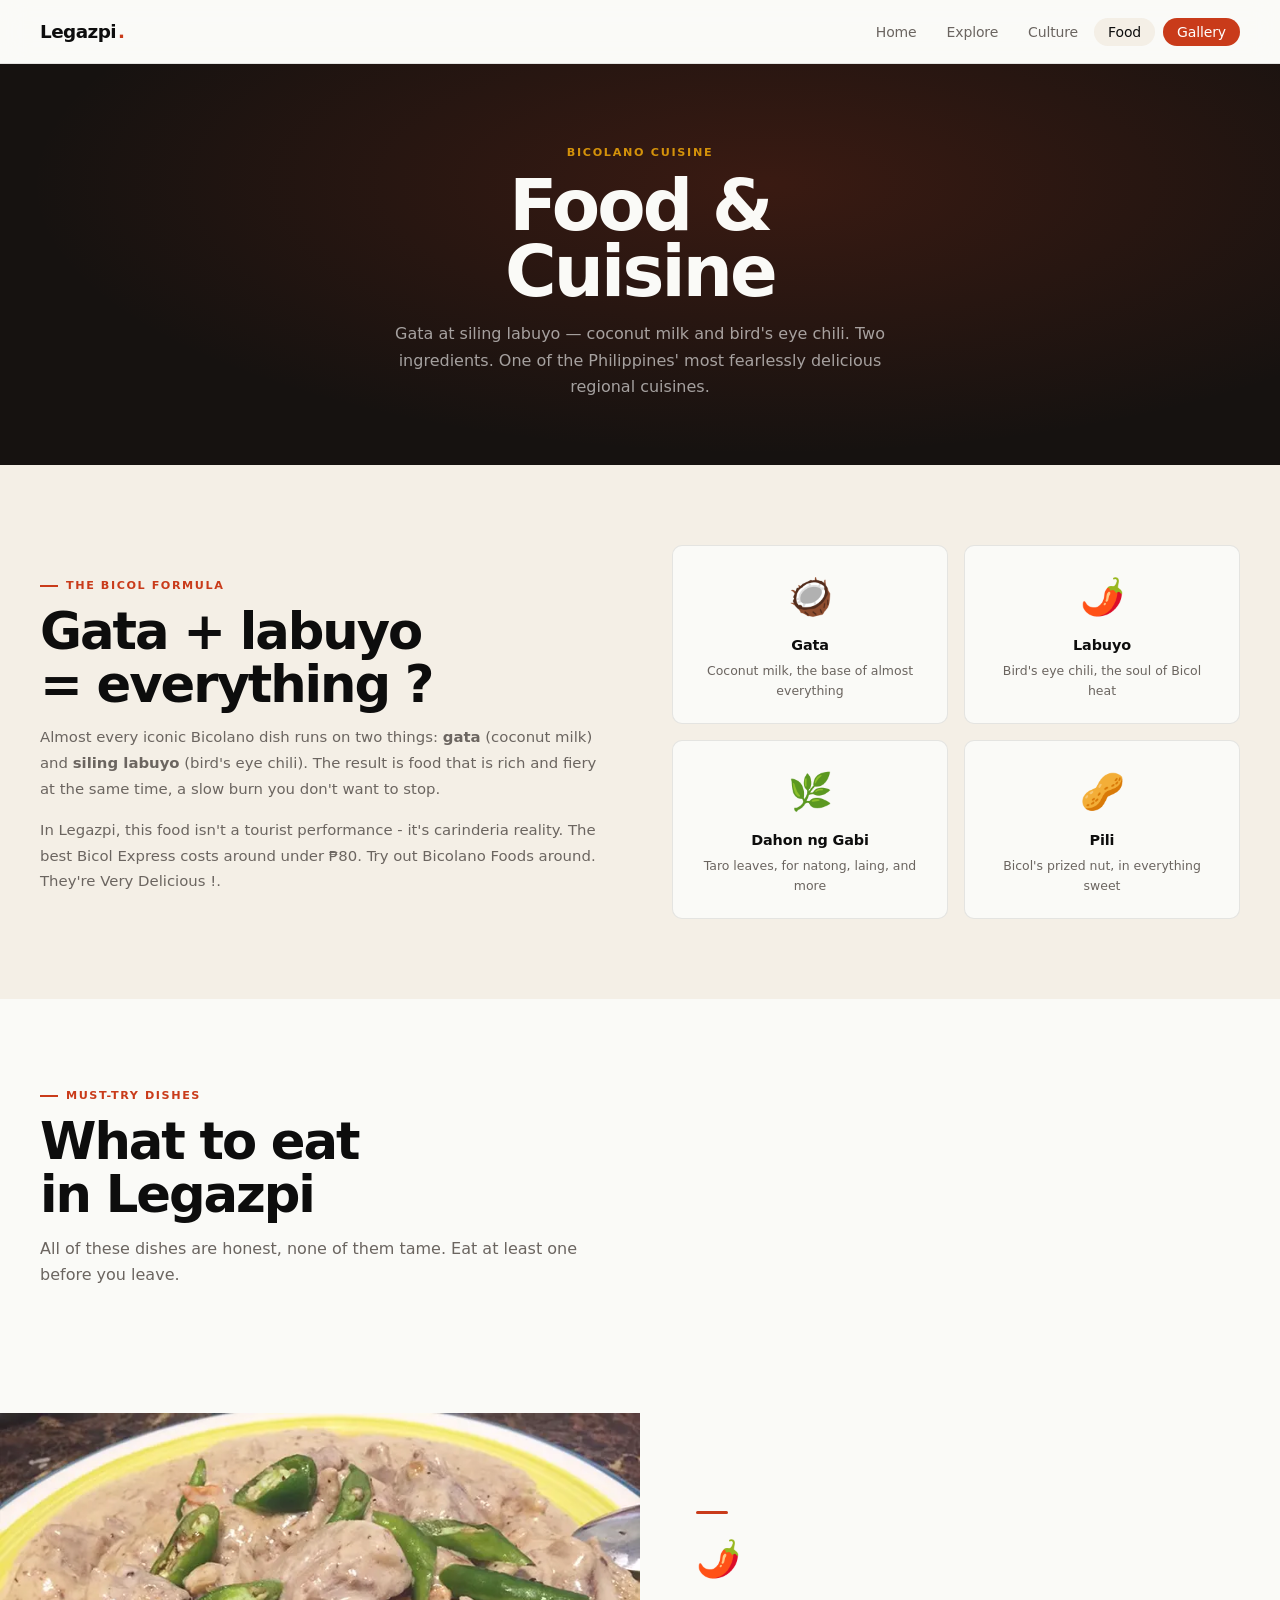
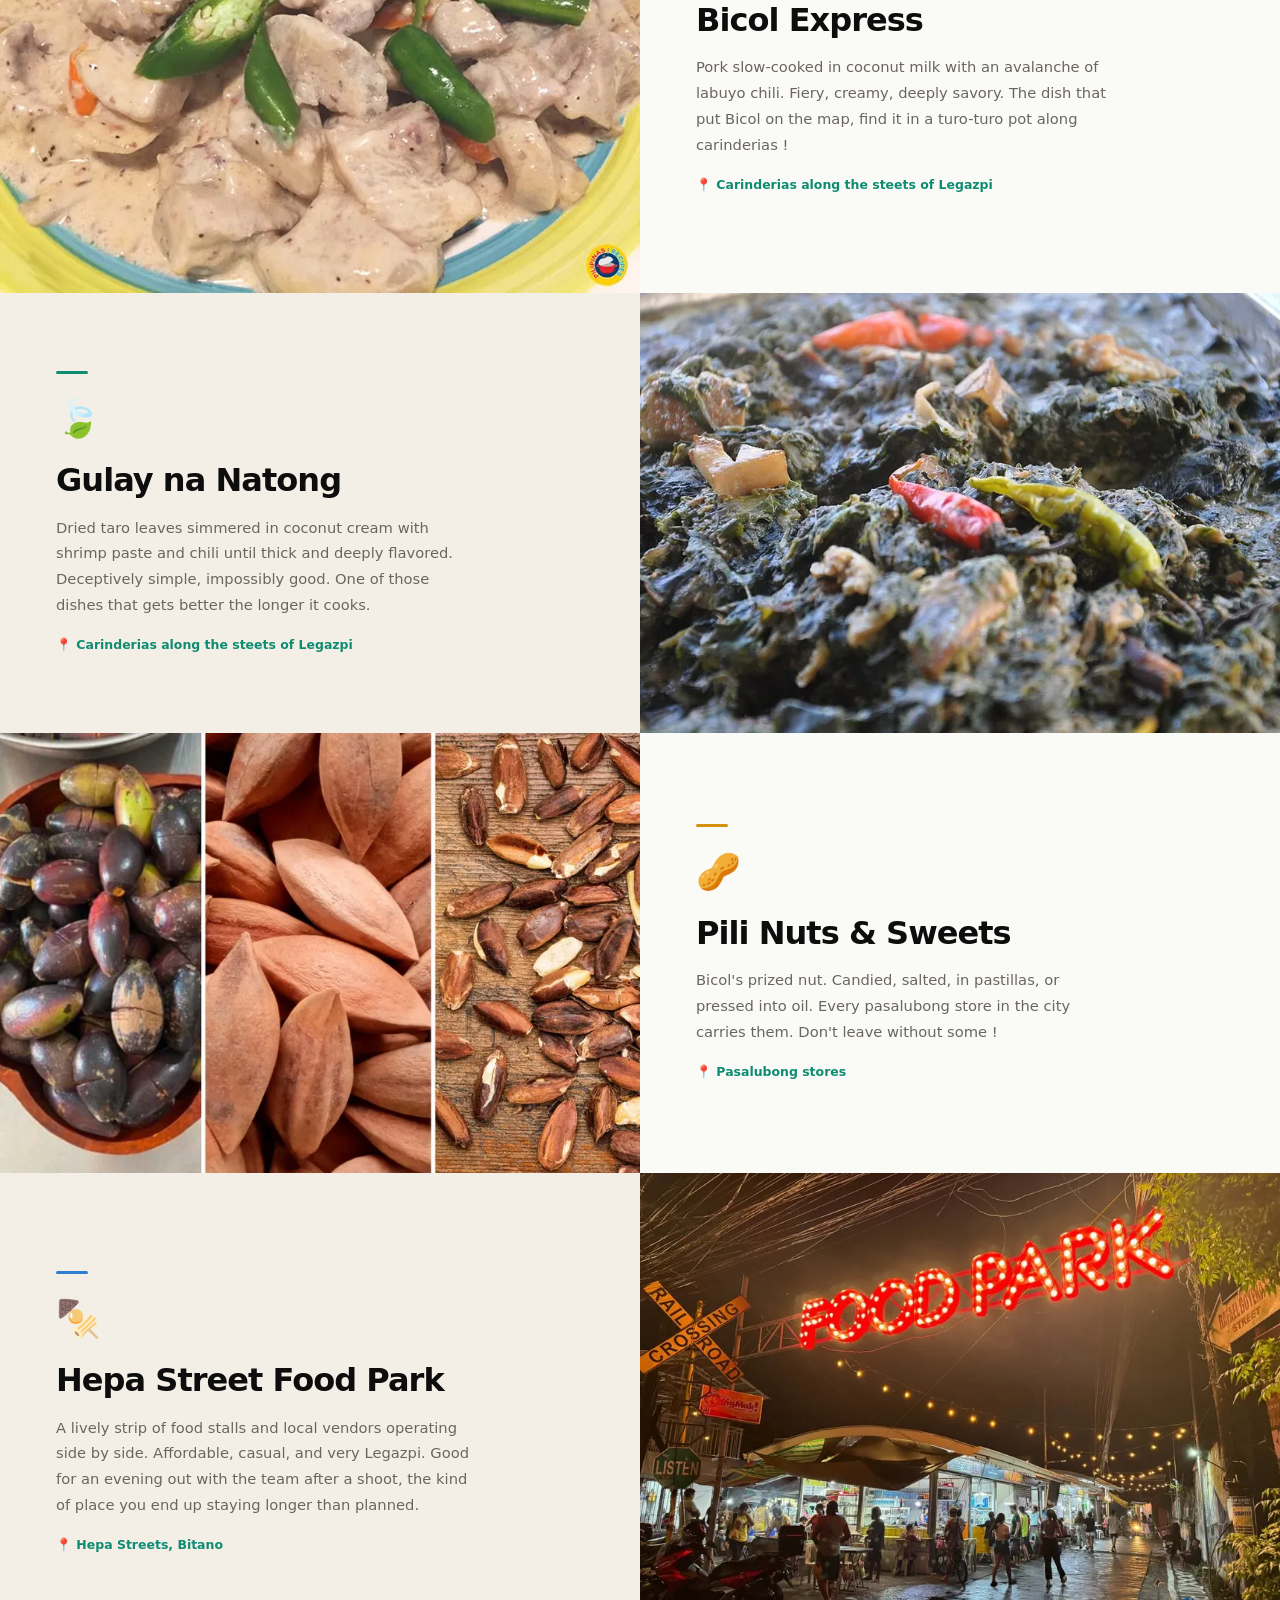
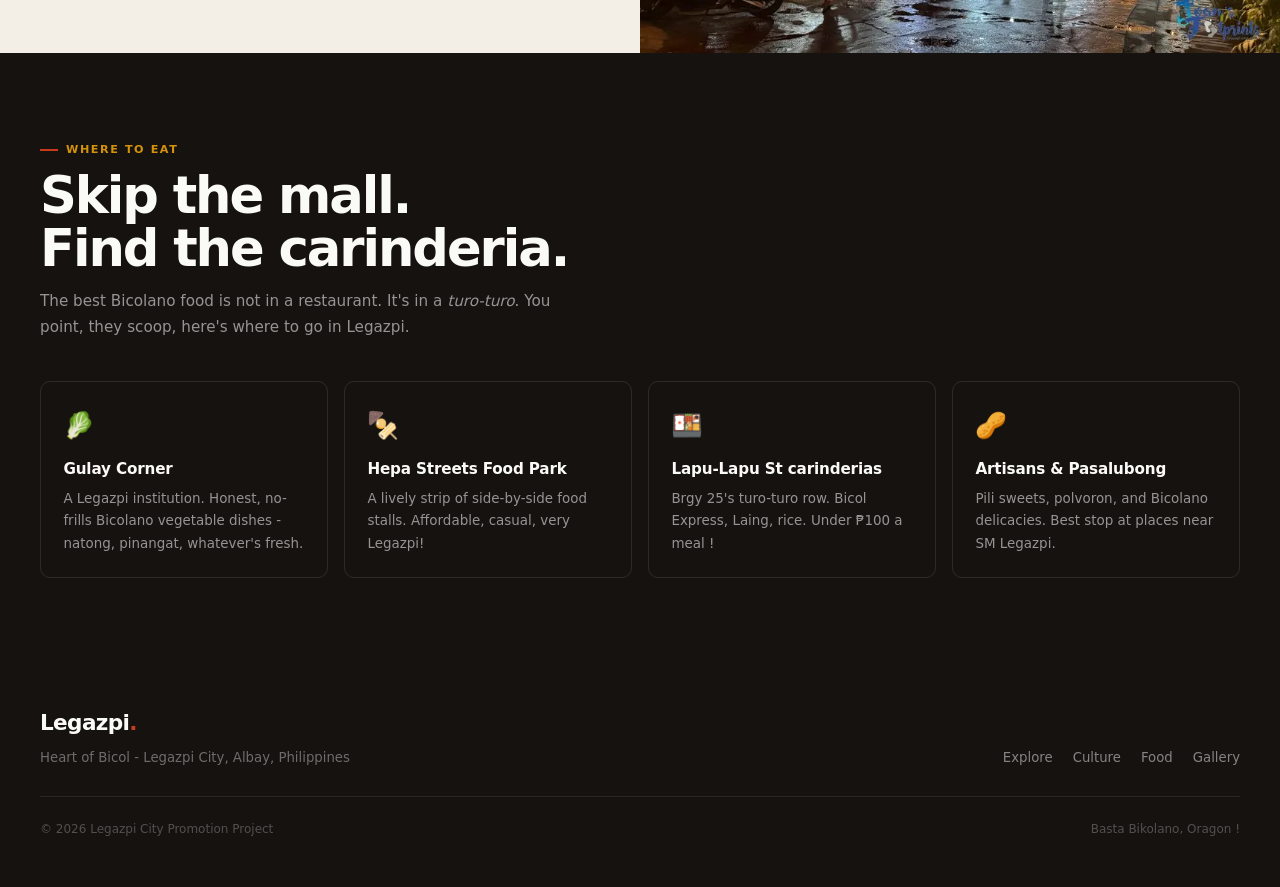
<file: food.html>
<!DOCTYPE html>
<html lang="en">
<head>
  <meta charset="UTF-8">
  <meta name="viewport" content="width=device-width, initial-scale=1.0">
  <title>Food & Cuisine — Legazpi City</title>
  <meta name="description" content="Bicolano cuisine in Legazpi City — Gulay Corner, Hepa Streets, Bicol Express, Natong, Pili sweets, and more.">
  <link rel="stylesheet" href="css/style.css">
  <link rel="icon" href="images/mayon-logo.png">
</head>
<body>

<nav class="nav" role="navigation" aria-label="Main navigation">
  <div class="nav-inner">
    <a href="index.html" class="nav-logo">Legazpi<span>.</span></a>
    <ul class="nav-links" role="list">
      <li><a href="index.html">Home</a></li>
      <li><a href="explore.html">Explore</a></li>
      <li><a href="culture.html">Culture</a></li>
      <li><a href="food.html">Food</a></li>
      <li><a href="gallery.html" class="cta">Gallery</a></li>
    </ul>
    <button class="nav-burger" aria-label="Open menu" aria-expanded="false">
      <span></span><span></span><span></span>
    </button>
  </div>
</nav>
<div class="nav-mobile">
  <a href="index.html">Home</a>
  <a href="explore.html">Explore</a>
  <a href="culture.html">Culture</a>
  <a href="food.html">Food</a>
  <a href="gallery.html">Gallery</a>
</div>

<main class="page">

  <header class="page-hero">
    <div class="page-hero-inner">
      <div class="page-hero-tag">Bicolano Cuisine</div>
      <h1 class="page-hero-title">Food &<br>Cuisine</h1>
      <p class="page-hero-sub">Gata at siling labuyo — coconut milk and bird's eye chili. Two ingredients. One of the Philippines' most fearlessly delicious regional cuisines.</p>
    </div>
  </header>

  <!-- INTRO -->
  <section style="background:var(--cream)">
    <div class="section-inner">
      <div style="display:grid;grid-template-columns:1fr 1fr;gap:4rem;align-items:center" class="reveal">
        <div>
          <div class="section-tag">The Bicol formula</div>
          <h2 class="section-title">Gata + labuyo<br>= everything ?</h2>
          <p style="font-size:0.93rem;color:var(--muted);line-height:1.72;margin-bottom:1rem">
            Almost every iconic Bicolano dish runs on two things: <strong>gata</strong> (coconut milk)
            and <strong>siling labuyo</strong> (bird's eye chili). The result is food that is rich
            and fiery at the same time, a slow burn you don't want to stop.
          </p>
          <p style="font-size:0.93rem;color:var(--muted);line-height:1.72">
            In Legazpi, this food isn't a tourist performance - it's carinderia reality.
            The best Bicol Express costs around under ₱80.
            Try out Bicolano Foods around. They're Very Delicious !.
          </p>
        </div>
        <div style="display:grid;grid-template-columns:1fr 1fr;gap:1rem">
          <div style="background:var(--white);border-radius:var(--radius);padding:1.4rem;text-align:center;border:1px solid var(--border)">
            <div style="font-size:2.25rem;margin-bottom:0.5rem">🥥</div>
            <div style="font-weight:700;font-size:0.9rem;letter-spacing:-0.01em">Gata</div>
            <div style="font-size:0.78rem;color:var(--muted);margin-top:4px">Coconut milk, the base of almost everything</div>
          </div>
          <div style="background:var(--white);border-radius:var(--radius);padding:1.4rem;text-align:center;border:1px solid var(--border)">
            <div style="font-size:2.25rem;margin-bottom:0.5rem">🌶️</div>
            <div style="font-weight:700;font-size:0.9rem;letter-spacing:-0.01em">Labuyo</div>
            <div style="font-size:0.78rem;color:var(--muted);margin-top:4px">Bird's eye chili, the soul of Bicol heat</div>
          </div>
          <div style="background:var(--white);border-radius:var(--radius);padding:1.4rem;text-align:center;border:1px solid var(--border)">
            <div style="font-size:2.25rem;margin-bottom:0.5rem">🌿</div>
            <div style="font-weight:700;font-size:0.9rem;letter-spacing:-0.01em">Dahon ng Gabi</div>
            <div style="font-size:0.78rem;color:var(--muted);margin-top:4px">Taro leaves, for natong, laing, and more</div>
          </div>
          <div style="background:var(--white);border-radius:var(--radius);padding:1.4rem;text-align:center;border:1px solid var(--border)">
            <div style="font-size:2.25rem;margin-bottom:0.5rem">🥜</div>
            <div style="font-weight:700;font-size:0.9rem;letter-spacing:-0.01em">Pili</div>
            <div style="font-size:0.78rem;color:var(--muted);margin-top:4px">Bicol's prized nut, in everything sweet</div>
          </div>
        </div>
      </div>
    </div>
  </section>

  <!-- DISHES INTRO -->
  <section>
    <div class="section-inner">
      <div class="reveal">
        <div class="section-tag">Must-try dishes</div>
        <h2 class="section-title">What to eat<br>in Legazpi</h2>
        <p class="section-lead">All of these dishes are honest, none of them tame. Eat at least one before you leave.</p>
      </div>
    </div>
  </section>

  <!-- FOOD EDITORIAL ROWS -->
  <div class="culture-editorial" style="padding-top:0">

    <!-- 1  -->
    <div class="culture-row reveal">
      <div class="culture-row-img">
        <img src="images/foods/express.jpg" alt="Bicol Express"
          onerror="this.parentElement.innerHTML='<div class=\'culture-row-placeholder\' style=\'background:rgba(201,59,26,0.07)\'><span>🌶️</span><span>Bicol Express</span></div>'">
      </div>
      <div class="culture-row-body">
        <div class="culture-row-accent" style="background:var(--lava)"></div>
        <div class="culture-row-icon">🌶️</div>
        <h2 class="culture-row-title">Bicol Express</h2>
        <p>Pork slow-cooked in coconut milk with an avalanche of labuyo chili. Fiery, creamy, deeply savory. The dish that put Bicol on the map, find it in a turo-turo pot along carinderias !</p>
        <div style="margin-top:1.1rem;font-size:0.78rem;font-weight:600;color:var(--teal)">📍 Carinderias along the steets of Legazpi</div>
      </div>
    </div>

    <!-- - — text left, image right (even) -->
    <!--<div class="culture-row reveal">
      <div class="culture-row-img">
        <img src="images/food/gulay-na-natong.jpg" alt="Gulay na Natong"
          onerror="this.parentElement.innerHTML='<div class=\'culture-row-placeholder\' style=\'background:rgba(14,140,114,0.07)\'><span>🥬</span><span>Gulay na Natong</span></div>'">
      </div>
      <div class="culture-row-body">
        <div class="culture-row-accent" style="background:var(--teal)"></div>
        <div class="culture-row-icon">🥬</div>
        <h2 class="culture-row-title">Gulay na Natong</h2>
        <p>Gabi (taro) leaves and stalks cooked down in rich coconut cream with bagoong. Humble, earthy, and one of the most distinctly Bicolano dishes you'll find. The kind of food locals eat every day without thinking twice.</p>
        <div style="margin-top:1.1rem;font-size:0.78rem;font-weight:600;color:var(--teal)">📍 Gulay Corner, Legazpi City</div>
      </div>
    </div>
  -->

    <!-- 2 -->
    <div class="culture-row reveal">
      <div class="culture-row-img">
        <img src="images/foods/natong02.jpg" alt="Laing"
          onerror="this.parentElement.innerHTML='<div class=\'culture-row-placeholder\' style=\'background:rgba(14,140,114,0.07)\'><span>🍃</span><span>Laing</span></div>'">
      </div>
      <div class="culture-row-body">
        <div class="culture-row-accent" style="background:var(--teal)"></div>
        <div class="culture-row-icon">🍃</div>
        <h2 class="culture-row-title">Gulay na Natong</h2>
        <p>Dried taro leaves simmered in coconut cream with shrimp paste and chili until thick and deeply flavored. Deceptively simple, impossibly good. One of those dishes that gets better the longer it cooks.</p>
        <div style="margin-top:1.1rem;font-size:0.78rem;font-weight:600;color:var(--teal)">📍 Carinderias along the steets of Legazpi</div>
      </div>
    </div>

    <!-- 3 -->
    <div class="culture-row reveal">
      <div class="culture-row-img">
        <img src="images/foods/pili-nuts01.jpg" alt="Pili Nuts and Sweets"
          onerror="this.parentElement.innerHTML='<div class=\'culture-row-placeholder\' style=\'background:rgba(212,146,10,0.07)\'><span>🥜</span><span>Pili Sweets</span></div>'">
      </div>
      <div class="culture-row-body">
        <div class="culture-row-accent" style="background:var(--gold)"></div>
        <div class="culture-row-icon">🥜</div>
        <h2 class="culture-row-title">Pili Nuts & Sweets</h2>
        <p>Bicol's prized nut. Candied, salted, in pastillas, or pressed into oil. Every pasalubong store in the city carries them. Don't leave without some !</p>
        <div style="margin-top:1.1rem;font-size:0.78rem;font-weight:600;color:var(--teal)">📍 Pasalubong stores</div>
      </div>
    </div>

    <!-- 4 -->
    <div class="culture-row reveal">
      <div class="culture-row-img">
        <img src="images/foods/food-park.jpg" alt="Hepa Steet Food Park"
          onerror="this.parentElement.innerHTML='<div class=\'culture-row-placeholder\' style=\'background:rgba(45,125,210,0.07)\'><span>🍢</span><span>Hepa Streets</span></div>'">
      </div>
      <div class="culture-row-body">
        <div class="culture-row-accent" style="background:var(--sky)"></div>
        <div class="culture-row-icon">🍢</div>
        <h2 class="culture-row-title">Hepa Street Food Park</h2>
        <p>A lively strip of food stalls and local vendors operating side by side. Affordable, casual, and very Legazpi. Good for an evening out with the team after a shoot, the kind of place you end up staying longer than planned.</p>
        <div style="margin-top:1.1rem;font-size:0.78rem;font-weight:600;color:var(--teal)">📍 Hepa Streets, Bitano</div>
      </div>
    </div>

  </div>

  <!-- WHERE TO EAT -->
  <section style="background:var(--volcanic);color:var(--white)">
    <div class="section-inner">
      <div class="reveal">
        <div class="section-tag" style="color:var(--gold)">Where to eat</div>
        <h2 class="section-title" style="color:var(--white)">Skip the mall.<br>Find the carinderia.</h2>
        <p style="font-size:0.95rem;color:rgba(255,255,255,0.55);max-width:540px;margin-bottom:2.5rem;line-height:1.7">
          The best Bicolano food is not in a restaurant. It's in a <em>turo-turo</em>. You point,
          they scoop, here's where to go in Legazpi.
        </p>
      </div>
      <div style="display:grid;grid-template-columns:repeat(auto-fill,minmax(240px,1fr));gap:1rem" class="reveal">
        <div style="border:1px solid rgba(255,255,255,0.1);border-radius:var(--radius);padding:1.4rem">
          <div style="font-size:1.6rem;margin-bottom:0.75rem">🥬</div>
          <div style="font-weight:700;margin-bottom:0.4rem;font-size:0.95rem;letter-spacing:-0.01em">Gulay Corner</div>
          <div style="font-size:0.84rem;color:rgba(255,255,255,0.55);line-height:1.65">A Legazpi institution. Honest, no-frills Bicolano vegetable dishes - natong, pinangat, whatever's fresh.</div>
        </div>
        <div style="border:1px solid rgba(255,255,255,0.1);border-radius:var(--radius);padding:1.4rem">
          <div style="font-size:1.6rem;margin-bottom:0.75rem">🍢</div>
          <div style="font-weight:700;margin-bottom:0.4rem;font-size:0.95rem;letter-spacing:-0.01em">Hepa Streets Food Park</div>
          <div style="font-size:0.84rem;color:rgba(255,255,255,0.55);line-height:1.65">A lively strip of side-by-side food stalls. Affordable, casual, very Legazpi!</div>
        </div>
        <div style="border:1px solid rgba(255,255,255,0.1);border-radius:var(--radius);padding:1.4rem">
          <div style="font-size:1.6rem;margin-bottom:0.75rem">🍱</div>
          <div style="font-weight:700;margin-bottom:0.4rem;font-size:0.95rem;letter-spacing:-0.01em">Lapu-Lapu St carinderias</div>
          <div style="font-size:0.84rem;color:rgba(255,255,255,0.55);line-height:1.65">Brgy 25's turo-turo row. Bicol Express, Laing, rice. Under ₱100 a meal !</div>
        </div>
        <div style="border:1px solid rgba(255,255,255,0.1);border-radius:var(--radius);padding:1.4rem">
          <div style="font-size:1.6rem;margin-bottom:0.75rem">🥜</div>
          <div style="font-weight:700;margin-bottom:0.4rem;font-size:0.95rem;letter-spacing:-0.01em">Artisans & Pasalubong</div>
          <div style="font-size:0.84rem;color:rgba(255,255,255,0.55);line-height:1.65">Pili sweets, polvoron, and Bicolano delicacies. Best stop at places near SM Legazpi.</div>
        </div>
      </div>
    </div>
  </section>

</main>

<footer>
  <div class="footer-inner">
    <div>
      <div class="footer-logo">Legazpi<span>.</span></div>
      <div class="footer-tagline">Heart of Bicol - Legazpi City, Albay, Philippines</div>
    </div>
    <nav class="footer-links" aria-label="Footer navigation">
      <a href="explore.html">Explore</a>
      <a href="culture.html">Culture</a>
      <a href="food.html">Food</a>
      <a href="gallery.html">Gallery</a>
    </nav>
  </div>
  <div class="footer-bottom">
    <span>© 2026 Legazpi City Promotion Project</span>
    <span>Basta Bikolano, Oragon !</span>
  </div>
</footer>

<script src="js/main.js"></script>
</body>
</html>
</file>
<file: css/style.css>
/* ─── TOKENS ─────────────────────────────────────────────── */
:root {
  --black:    #0d0d0d;
  --white:    #fafaf7;
  --cream:    #f4efe6;
  --volcanic: #161210;
  --lava:     #c93b1a;
  --lava-lt:  #e04c28;
  --sky:      #2d7dd2;
  --teal:     #0e8c72;
  --gold:     #d4920a;
  --muted:    #6b6560;
  --border:   rgba(0,0,0,0.09);

  /*
    Stable system font stack — no Google Fonts needed.
    macOS/iOS → SF Pro | Windows → Segoe UI
    Android → Roboto  | Linux → Ubuntu/Cantarell
  */
  --font-display: "Helvetica Neue", "Segoe UI", system-ui, -apple-system, sans-serif;
  --font-body:    "Helvetica Neue", "Segoe UI", system-ui, -apple-system, sans-serif;

  --nav-h:    64px;
  --max-w:    1200px;
  --radius:   10px;
  --radius-lg: 18px;
}

/* ─── RESET ───────────────────────────────────────────────── */
*, *::before, *::after { box-sizing: border-box; margin: 0; padding: 0; }

/* no text selection, no dragging anywhere */
* {
  -webkit-user-select: none;
  -moz-user-select: none;
  user-select: none;
  -webkit-user-drag: none;
}
img, a { -webkit-user-drag: none; draggable: false; }
html { scroll-behavior: smooth; -webkit-text-size-adjust: 100%; }
body {
  font-family: var(--font-body);
  background: var(--white);
  color: var(--black);
  line-height: 1.6;
  overflow-x: hidden;
  -webkit-font-smoothing: antialiased;
  -moz-osx-font-smoothing: grayscale;
}
img { display: block; width: 100%; height: 100%; object-fit: cover; }
a { text-decoration: none; color: inherit; }
ul { list-style: none; }

/* ─── NAV ─────────────────────────────────────────────────── */
.nav {
  position: fixed; top: 0; left: 0; right: 0; z-index: 100;
  height: var(--nav-h);
  display: flex; align-items: center;
  padding: 0 2rem;
  background: rgba(250,250,247,0.88);
  backdrop-filter: blur(14px);
  -webkit-backdrop-filter: blur(14px);
  border-bottom: 1px solid var(--border);
  transition: background 0.3s;
}
.nav.scrolled { background: rgba(250,250,247,0.97); }
.nav-inner {
  width: 100%; max-width: var(--max-w); margin: 0 auto;
  display: flex; align-items: center; justify-content: space-between;
}
.nav-logo {
  font-family: var(--font-display);
  font-weight: 800; font-size: 1.15rem;
  letter-spacing: -0.03em;
  display: flex; align-items: center; gap: 2px;
}
.nav-logo span { color: var(--lava); }
.nav-links { display: flex; gap: 2px; align-items: center; }
.nav-links a {
  font-size: 0.875rem; font-weight: 500;
  padding: 6px 14px; border-radius: 100px;
  color: var(--muted);
  transition: color 0.2s, background 0.2s;
  letter-spacing: -0.01em;
}
.nav-links a:hover, .nav-links a.active { color: var(--black); background: var(--cream); }
.nav-links a.cta { background: var(--lava); color: #fff; margin-left: 6px; }
.nav-links a.cta:hover { background: var(--lava-lt); }
.nav-burger { display: none; background: none; border: none; cursor: pointer; padding: 4px; }
.nav-burger span {
  display: block; width: 22px; height: 2px;
  background: var(--black); margin: 5px 0;
  transition: transform 0.3s, opacity 0.3s;
}
.nav-mobile {
  display: none; position: fixed; top: var(--nav-h); left: 0; right: 0;
  background: var(--white); border-bottom: 1px solid var(--border);
  padding: 1rem 2rem; flex-direction: column; gap: 0; z-index: 99;
}
.nav-mobile.open { display: flex; }
.nav-mobile a {
  font-size: 1rem; font-weight: 500; padding: 12px 0;
  border-bottom: 1px solid var(--border); color: var(--black);
  letter-spacing: -0.01em;
}

/* ─── PAGE WRAPPER ────────────────────────────────────────── */
.page { padding-top: var(--nav-h); }

/* ─── HERO ────────────────────────────────────────────────── */
.hero {
  position: relative; min-height: 100svh;
  display: flex; align-items: flex-end;
  overflow: hidden; background: var(--volcanic);
}
.hero-bg {
  position: absolute; inset: 0;
  background:
    linear-gradient(to bottom, rgba(10,8,6,0.08) 0%, rgba(10,8,6,0.7) 100%),
    url('../images/mayon-cover.jpg')
    center/cover no-repeat;
  transform: scale(1.04);
  animation: heroZoom 14s ease-out forwards;
}
@keyframes heroZoom { to { transform: scale(1); } }
.hero-content {
  position: relative; z-index: 2;
  max-width: var(--max-w); margin: 0 auto; width: 100%;
  padding: 4rem 2rem 5rem;
}
.hero-eyebrow {
  display: inline-flex; align-items: center; gap: 8px;
  font-size: 0.72rem; font-weight: 600; letter-spacing: 0.15em;
  text-transform: uppercase; color: var(--gold);
  margin-bottom: 1.25rem;
  opacity: 0; animation: fadeUp 0.8s 0.3s forwards;
}
.hero-eyebrow::before { content: ''; width: 24px; height: 2px; background: var(--gold); }
.hero-title {
  font-family: var(--font-display);
  font-size: clamp(3.2rem, 9vw, 7.5rem);
  font-weight: 800; line-height: 0.92;
  letter-spacing: -0.04em;
  color: var(--white); margin-bottom: 1.5rem;
  opacity: 0; animation: fadeUp 0.8s 0.5s forwards;
}
.hero-title em { color: var(--lava); font-style: normal; }
.hero-sub {
  max-width: 500px; font-size: 1rem; font-weight: 400;
  color: rgba(255,255,255,0.7); margin-bottom: 2.5rem; line-height: 1.65;
  opacity: 0; animation: fadeUp 0.8s 0.7s forwards;
}
.hero-actions {
  display: flex; gap: 10px; flex-wrap: wrap;
  opacity: 0; animation: fadeUp 0.8s 0.9s forwards;
}
.btn {
  display: inline-flex; align-items: center; gap: 8px;
  padding: 13px 26px; border-radius: 100px;
  font-family: var(--font-body); font-size: 0.88rem; font-weight: 600;
  cursor: pointer; border: none; transition: transform 0.18s, box-shadow 0.18s;
  letter-spacing: -0.01em;
}
.btn:hover { transform: translateY(-2px); }
.btn-primary { background: var(--lava); color: #fff; box-shadow: 0 4px 20px rgba(201,59,26,0.38); }
.btn-primary:hover { background: var(--lava-lt); box-shadow: 0 8px 28px rgba(201,59,26,0.45); }
.btn-ghost {
  background: rgba(255,255,255,0.1); color: #fff;
  border: 1px solid rgba(255,255,255,0.28); backdrop-filter: blur(8px);
}
.btn-ghost:hover { background: rgba(255,255,255,0.18); }
.hero-scroll {
  position: absolute; bottom: 2rem; right: 2rem; z-index: 2;
  writing-mode: vertical-rl; font-size: 0.68rem; letter-spacing: 0.13em;
  text-transform: uppercase; color: rgba(255,255,255,0.38);
  display: flex; align-items: center; gap: 8px;
}
.hero-scroll::after {
  content: ''; width: 1px; height: 44px;
  background: linear-gradient(to bottom, rgba(255,255,255,0.32), transparent);
}

/* ─── SECTION BASE ────────────────────────────────────────── */
section { padding: 5rem 2rem; }
.section-inner { max-width: var(--max-w); margin: 0 auto; }
.section-tag {
  display: inline-flex; align-items: center; gap: 8px;
  font-size: 0.7rem; font-weight: 700; letter-spacing: 0.14em;
  text-transform: uppercase; color: var(--lava); margin-bottom: 0.6rem;
}
.section-tag::before { content: ''; width: 18px; height: 2px; background: var(--lava); }
.section-title {
  font-family: var(--font-display);
  font-size: clamp(2rem, 4vw, 3.2rem);
  font-weight: 800; line-height: 1.04; letter-spacing: -0.04em; margin-bottom: 0.9rem;
}
.section-lead { font-size: 1rem; color: var(--muted); max-width: 540px; margin-bottom: 2.75rem; line-height: 1.65; }

/* ─── SPOT CARDS ──────────────────────────────────────────── */
.spots-grid { display: grid; grid-template-columns: repeat(auto-fill, minmax(290px, 1fr)); gap: 1.25rem; }
.spot-card {
  border-radius: var(--radius-lg); overflow: hidden;
  background: var(--white); border: 1px solid var(--border);
  transition: transform 0.25s, box-shadow 0.25s;
}
.spot-card:hover { transform: translateY(-5px); box-shadow: 0 18px 44px rgba(0,0,0,0.11); }
.spot-card-img { height: 210px; overflow: hidden; position: relative; background: var(--cream); }
.spot-card-img img { transition: transform 0.45s; }
.spot-card:hover .spot-card-img img { transform: scale(1.05); }
.spot-card-cat {
  position: absolute; top: 12px; left: 12px;
  font-size: 0.68rem; font-weight: 700; letter-spacing: 0.09em;
  text-transform: uppercase; padding: 4px 10px; border-radius: 100px;
  backdrop-filter: blur(8px);
}
.cat-heritage { background: rgba(212,146,10,0.18); color: #a86e06; border: 1px solid rgba(212,146,10,0.28); }
.cat-nature   { background: rgba(14,140,114,0.18); color: var(--teal); border: 1px solid rgba(14,140,114,0.28); }
.cat-culture  { background: rgba(201,59,26,0.14); color: var(--lava); border: 1px solid rgba(201,59,26,0.2); }
.cat-leisure  { background: rgba(45,125,210,0.14); color: var(--sky); border: 1px solid rgba(45,125,210,0.2); }
.spot-card-body { padding: 1.1rem 1.25rem 1.4rem; }
.spot-card-loc { font-size: 0.73rem; color: var(--muted); font-weight: 500; margin-bottom: 0.35rem; }
.spot-card-name { font-family: var(--font-display); font-size: 1.2rem; font-weight: 700; margin-bottom: 0.45rem; line-height: 1.2; letter-spacing: -0.02em; }
.spot-card-desc { font-size: 0.86rem; color: var(--muted); line-height: 1.6; }
.spot-card-tags { display: flex; flex-wrap: wrap; gap: 5px; margin-top: 0.85rem; }
.spot-tag { font-size: 0.68rem; padding: 3px 9px; border-radius: 100px; background: var(--cream); color: var(--muted); font-weight: 600; }

/* ─── PAGE HERO ───────────────────────────────────────────── */
.page-hero {
  background: var(--volcanic); padding: 5rem 2rem 4rem;
  text-align: center; color: var(--white);
  position: relative; overflow: hidden;
}
.page-hero::before {
  content: ''; position: absolute; inset: 0;
  background: radial-gradient(ellipse at 60% 30%, rgba(201,59,26,0.2) 0%, transparent 68%);
  pointer-events: none;
}
.page-hero-inner { max-width: var(--max-w); margin: 0 auto; position: relative; }
.page-hero-tag { font-size: 0.7rem; font-weight: 700; letter-spacing: 0.15em; text-transform: uppercase; color: var(--gold); margin-bottom: 0.7rem; }
.page-hero-title { font-family: var(--font-display); font-size: clamp(2.8rem, 5.5vw, 4.8rem); font-weight: 800; line-height: 0.94; letter-spacing: -0.04em; margin-bottom: 1rem; }
.page-hero-sub { font-size: 1rem; color: rgba(255,255,255,0.6); max-width: 500px; margin: 0 auto; line-height: 1.65; }

/* ─── FILTER BAR ──────────────────────────────────────────── */
.filter-bar { display: flex; gap: 6px; flex-wrap: wrap; margin-bottom: 2.25rem; }
.filter-btn {
  padding: 7px 16px; border-radius: 100px;
  border: 1px solid var(--border); background: var(--white);
  font-family: var(--font-body); font-size: 0.83rem; font-weight: 600;
  cursor: pointer; color: var(--muted); letter-spacing: -0.01em;
  transition: background 0.18s, color 0.18s, border-color 0.18s;
}
.filter-btn:hover { background: var(--cream); color: var(--black); }
.filter-btn.active { background: var(--lava); color: #fff; border-color: var(--lava); }

/* ─── CULTURE CARDS ───────────────────────────────────────── */
.culture-grid { display: grid; grid-template-columns: repeat(auto-fill, minmax(270px, 1fr)); gap: 1.25rem; }
.culture-card {
  padding: 1.75rem; border-radius: var(--radius-lg);
  border: 1px solid var(--border); background: var(--white);
  position: relative; overflow: hidden; transition: transform 0.25s, box-shadow 0.25s;
}
.culture-card:hover { transform: translateY(-4px); box-shadow: 0 14px 36px rgba(0,0,0,0.09); }
.culture-card-accent { position: absolute; top: 0; left: 0; right: 0; height: 3px; }
.culture-card-icon { font-size: 2.25rem; margin-bottom: 0.9rem; }
.culture-card-title { font-family: var(--font-display); font-size: 1.1rem; font-weight: 700; margin-bottom: 0.45rem; letter-spacing: -0.02em; }
.culture-card-body { font-size: 0.86rem; color: var(--muted); line-height: 1.65; }

/* ─── FOOD CARDS ──────────────────────────────────────────── */
.food-grid { display: grid; grid-template-columns: repeat(auto-fill, minmax(300px, 1fr)); gap: 1.25rem; }
.food-card {
  display: grid; grid-template-columns: 72px 1fr; gap: 1rem;
  padding: 1.35rem; border-radius: var(--radius-lg);
  border: 1px solid var(--border); background: var(--white);
  align-items: start; transition: transform 0.25s, box-shadow 0.25s;
}
.food-card:hover { transform: translateY(-3px); box-shadow: 0 14px 36px rgba(0,0,0,0.09); }
.food-card-emoji { width: 72px; height: 72px; border-radius: var(--radius); display: flex; align-items: center; justify-content: center; font-size: 2rem; background: var(--cream); flex-shrink: 0; }
.food-card-type { font-size: 0.68rem; font-weight: 700; letter-spacing: 0.1em; text-transform: uppercase; color: var(--lava); margin-bottom: 0.25rem; }
.food-card-name { font-family: var(--font-display); font-size: 1.05rem; font-weight: 700; margin-bottom: 0.35rem; letter-spacing: -0.02em; }
.food-card-desc { font-size: 0.84rem; color: var(--muted); line-height: 1.6; margin-bottom: 0.5rem; }
.food-card-where { font-size: 0.76rem; color: var(--teal); font-weight: 600; }

/* ─── GALLERY ─────────────────────────────────────────────── */
.gallery-grid { columns: 3; column-gap: 0.9rem; }
.gallery-item { break-inside: avoid; margin-bottom: 0.9rem; border-radius: var(--radius); overflow: hidden; position: relative; cursor: pointer; background: var(--cream); }
.gallery-item img { display: block; width: 100%; height: auto; transition: transform 0.35s, filter 0.25s; min-height: 150px; }
.gallery-item:hover img { transform: scale(1.04); filter: brightness(0.82); }
.gallery-caption {
  position: absolute; bottom: 0; left: 0; right: 0;
  padding: 1.4rem 0.9rem 0.7rem;
  background: linear-gradient(to top, rgba(0,0,0,0.72), transparent);
  color: #fff; font-size: 0.78rem; font-weight: 600;
  opacity: 0; transition: opacity 0.25s; pointer-events: none;
}
.gallery-item:hover .gallery-caption { opacity: 1; }
.gallery-placeholder { background: var(--cream); display: flex; align-items: center; justify-content: center; flex-direction: column; gap: 6px; color: var(--muted); font-size: 0.78rem; font-weight: 600; min-height: 190px; }

/* ─── LIGHTBOX ────────────────────────────────────────────── */
.lightbox { display: none; position: fixed; inset: 0; z-index: 999; background: rgba(0,0,0,0.92); backdrop-filter: blur(10px); align-items: center; justify-content: center; }
.lightbox.open { display: flex; }
.lightbox-inner { max-width: 900px; width: 90%; position: relative; }
.lightbox-inner img { border-radius: var(--radius); max-height: 80vh; object-fit: contain; }
.lightbox-close { position: absolute; top: -40px; right: 0; background: none; border: none; color: #fff; font-size: 2rem; cursor: pointer; line-height: 1; }
.lightbox-caption { color: rgba(255,255,255,0.65); font-size: 0.875rem; text-align: center; margin-top: 0.9rem; }

/* ─── HOME STATS ──────────────────────────────────────────── */
.home-stats { background: var(--volcanic); color: var(--white); padding: 4rem 2rem; }
.stats-grid { max-width: var(--max-w); margin: 0 auto; display: grid; grid-template-columns: repeat(auto-fit, minmax(150px, 1fr)); gap: 2rem; text-align: center; }
.stat-num { font-family: var(--font-display); font-size: 3rem; font-weight: 800; color: var(--lava); line-height: 1; letter-spacing: -0.04em; }
.stat-label { font-size: 0.81rem; color: rgba(255,255,255,0.48); margin-top: 5px; font-weight: 500; }

/* ─── HOME HIGHLIGHT ──────────────────────────────────────── */
.home-highlight { display: grid; grid-template-columns: 1fr 1fr; gap: 0; min-height: 520px; }
.home-highlight-img { overflow: hidden; position: relative; background: var(--cream); }
.home-highlight-img img { min-height: 400px; }
.home-highlight-body { background: var(--cream); padding: 4rem; display: flex; flex-direction: column; justify-content: center; }
.highlight-quote { font-family: var(--font-display); font-size: 1.7rem; font-weight: 800; line-height: 1.2; margin-bottom: 1.25rem; letter-spacing: -0.03em; }
.highlight-quote em { color: var(--lava); font-style: normal; }

/* ─── ROUTE STRIP ─────────────────────────────────────────── */
.route-strip { background: var(--volcanic); border-radius: var(--radius-lg); padding: 1.25rem 1.75rem; color: var(--white); display: flex; align-items: center; flex-wrap: wrap; gap: 0; margin: 2rem 0; }
.route-step { display: flex; align-items: center; font-size: 0.8rem; font-weight: 600; color: rgba(255,255,255,0.65); white-space: nowrap; }
.route-step span { padding: 3px 8px; }
.route-step.active span { color: var(--gold); }
.route-arrow { color: rgba(255,255,255,0.22); padding: 0 2px; }

/* ─── FOOTER ──────────────────────────────────────────────── */
footer { background: var(--volcanic); color: var(--white); padding: 3rem 2rem; }
.footer-inner { max-width: var(--max-w); margin: 0 auto; display: grid; grid-template-columns: 1fr auto; gap: 2rem; align-items: end; }
.footer-logo { font-family: var(--font-display); font-size: 1.35rem; font-weight: 800; margin-bottom: 0.4rem; letter-spacing: -0.03em; }
.footer-logo span { color: var(--lava); }
.footer-tagline { font-size: 0.83rem; color: rgba(255,255,255,0.38); }
.footer-links { display: flex; gap: 1.25rem; }
.footer-links a { font-size: 0.83rem; color: rgba(255,255,255,0.48); transition: color 0.2s; font-weight: 500; }
.footer-links a:hover { color: var(--white); }
.footer-bottom { max-width: var(--max-w); margin: 1.75rem auto 0; padding-top: 1.4rem; border-top: 1px solid rgba(255,255,255,0.09); font-size: 0.75rem; color: rgba(255,255,255,0.26); display: flex; justify-content: space-between; flex-wrap: wrap; gap: 8px; }

/* ─── ANIMATIONS ──────────────────────────────────────────── */
@keyframes fadeUp { from { opacity: 0; transform: translateY(18px); } to { opacity: 1; transform: translateY(0); } }
@keyframes modalIn { from { opacity: 0; transform: scale(0.94) translateY(12px); } to { opacity: 1; transform: scale(1) translateY(0); } }
.reveal { opacity: 0; transform: translateY(20px); transition: opacity 0.6s ease, transform 0.6s ease; }
.reveal.visible { opacity: 1; transform: none; }

/* ─── SPOT MODAL ──────────────────────────────────────────── */
.spot-modal-overlay {
  display: none; position: fixed; inset: 0; z-index: 200;
  background: rgba(10,8,6,0.72);
  backdrop-filter: blur(8px); -webkit-backdrop-filter: blur(8px);
  align-items: center; justify-content: center;
  padding: 1.5rem;
}
.spot-modal-overlay.open { display: flex; }
.spot-modal {
  background: var(--white);
  border-radius: 28px;
  width: 100%; max-width: 620px; max-height: 86vh;
  overflow-y: auto; position: relative;
  animation: modalIn 0.28s ease forwards;
  box-shadow: 0 40px 100px rgba(0,0,0,0.35);
  /* custom scrollbar */
  scrollbar-width: thin;
  scrollbar-color: rgba(201,59,26,0.25) transparent;
}
.spot-modal::-webkit-scrollbar { width: 6px; }
.spot-modal::-webkit-scrollbar-track { background: transparent; margin: 28px 0; }
.spot-modal::-webkit-scrollbar-thumb {
  background: rgba(201,59,26,0.22);
  border-radius: 100px;
}
.spot-modal::-webkit-scrollbar-thumb:hover { background: rgba(201,59,26,0.45); }
.spot-modal-img {
  width: 100%; height: 240px; overflow: hidden;
  border-radius: 28px 28px 0 0;
  background: var(--cream); position: relative; flex-shrink: 0;
}
.spot-modal-img img { width: 100%; height: 100%; object-fit: cover; }
.spot-modal-img-placeholder {
  width: 100%; height: 240px;
  display: flex; align-items: center; justify-content: center;
  flex-direction: column; gap: 10px;
  background: var(--cream);
}
.spot-modal-img-placeholder span:first-child { font-size: 3.5rem; line-height: 1; }
.spot-modal-img-placeholder span:last-child {
  font-size: 0.75rem; font-weight: 600; color: var(--muted);
  letter-spacing: 0.08em; text-transform: uppercase;
}
.spot-modal-cat {
  position: absolute; top: 14px; left: 14px;
  font-size: 0.68rem; font-weight: 700; letter-spacing: 0.09em;
  text-transform: uppercase; padding: 4px 10px; border-radius: 100px;
  backdrop-filter: blur(8px);
}
.spot-modal-close {
  position: absolute; top: 12px; right: 12px;
  width: 32px; height: 32px; border-radius: 100px;
  background: rgba(0,0,0,0.4); border: none;
  color: #fff; font-size: 1.1rem; cursor: pointer;
  display: flex; align-items: center; justify-content: center;
  line-height: 1; transition: background 0.18s;
  z-index: 2;
}
.spot-modal-close:hover { background: rgba(0,0,0,0.65); }
.spot-modal-body { padding: 1.6rem 1.75rem 2rem; }
.spot-modal-loc {
  font-size: 0.75rem; color: var(--muted); font-weight: 500;
  margin-bottom: 0.4rem; display: flex; align-items: center; gap: 6px;
  flex-wrap: wrap;
}
.spot-modal-assigned {
  font-size: 0.72rem; font-weight: 700; color: var(--lava);
  background: rgba(201,59,26,0.08); padding: 2px 9px;
  border-radius: 100px; border: 1px solid rgba(201,59,26,0.18);
}
.spot-modal-name {
  font-family: var(--font-display);
  font-size: 1.55rem; font-weight: 800; line-height: 1.1;
  letter-spacing: -0.03em; margin-bottom: 0.9rem;
}
.spot-modal-desc {
  font-size: 0.91rem; color: var(--muted); line-height: 1.72;
  margin-bottom: 1.4rem; padding-bottom: 1.4rem;
  border-bottom: 1px solid var(--border);
}
.spot-modal-section-label {
  font-size: 0.67rem; font-weight: 700; letter-spacing: 0.12em;
  text-transform: uppercase; color: var(--lava);
  margin-bottom: 0.65rem; display: flex; align-items: center; gap: 6px;
}
.spot-modal-section-label::before { content: ''; width: 14px; height: 2px; background: var(--lava); }
.spot-modal-shots {
  display: flex; flex-direction: column; gap: 8px; margin-bottom: 1.4rem;
  padding-bottom: 1.4rem; border-bottom: 1px solid var(--border);
}
.spot-modal-shot {
  display: flex; align-items: flex-start; gap: 8px;
  font-size: 0.86rem; color: var(--black); line-height: 1.5;
}
.spot-modal-shot::before {
  content: '→'; color: var(--lava); font-weight: 700;
  flex-shrink: 0; margin-top: 1px;
}
.spot-modal-tags { display: flex; flex-wrap: wrap; gap: 5px; margin-bottom: 0.5rem; }

/* ─── CULTURE & FOOD EDITORIAL ────────────────────────────── */
.culture-editorial { display: flex; flex-direction: column; gap: 0; }
.culture-row {
  display: grid; grid-template-columns: 1fr 1fr;
  min-height: 440px;
}
.culture-row-img {
  overflow: hidden; position: relative;
  background: var(--cream);
}
.culture-row-img img { width: 100%; height: 100%; object-fit: cover; }
.culture-row-placeholder {
  width: 100%; height: 100%; min-height: 440px;
  display: flex; align-items: center; justify-content: center;
  flex-direction: column; gap: 12px;
}
.culture-row-placeholder span:first-child { font-size: 3.5rem; }
.culture-row-placeholder span:last-child {
  font-size: 0.75rem; font-weight: 600; color: var(--muted);
  letter-spacing: 0.06em; text-transform: uppercase;
}
.culture-row-body {
  padding: 3.5rem; display: flex; flex-direction: column;
  justify-content: center; background: var(--white);
}
.culture-row:nth-child(even) .culture-row-img { order: 2; }
.culture-row:nth-child(even) .culture-row-body { order: 1; background: var(--cream); }
.culture-row-icon { font-size: 2.25rem; margin-bottom: 1rem; }
.culture-row-accent {
  width: 32px; height: 3px; border-radius: 2px;
  margin-bottom: 1rem;
}
.culture-row-title {
  font-family: var(--font-display);
  font-size: clamp(1.4rem, 2.5vw, 2rem);
  font-weight: 800; line-height: 1.1;
  letter-spacing: -0.03em; margin-bottom: 1rem;
}
.culture-row-body p {
  font-size: 0.92rem; color: var(--muted);
  line-height: 1.75; max-width: 420px;
}

/* ─── RESPONSIVE ──────────────────────────────────────────── */
@media (max-width: 768px) {
  .nav-links { display: none; }
  .nav-burger { display: block; }
  .home-highlight { grid-template-columns: 1fr; }
  .home-highlight-body { padding: 2.25rem 1.5rem; }
  .gallery-grid { columns: 2; }
  .footer-inner { grid-template-columns: 1fr; }
  .footer-links { flex-wrap: wrap; gap: 1rem; }
  section { padding: 3.5rem 1.25rem; }
  /* modal */
  .spot-modal { max-height: 94vh; border-radius: 20px; }
  .spot-modal-body { padding: 1.25rem 1.25rem 1.75rem; }
  .spot-modal-img { height: 190px; border-radius: 20px 20px 0 0; }
  .spot-modal-img-placeholder { height: 190px; min-height: 190px; }
  /* culture & food editorial */
  .culture-editorial { padding: 0; gap: 0; }
  .culture-row { grid-template-columns: 1fr; min-height: auto; }
  .culture-row-img { min-height: 260px; order: 0 !important; }
  .culture-row-body { order: 1 !important; padding: 2rem 1.5rem; background: var(--white) !important; }
  .culture-row-body p { max-width: 100%; }
}
@media (max-width: 480px) {
  .gallery-grid { columns: 1; }
  .food-card { grid-template-columns: 1fr; }
  .food-card-emoji { width: 56px; height: 56px; font-size: 1.6rem; }
}

/* ─── PHOTO STACK ─────────────────────────────────────────── */
.photo-stack {
  position: relative;
  width: 100%; height: 380px;
  margin: 1.25rem 0 1.5rem;
  display: flex; align-items: center; justify-content: center;
}
.photo-stack-item {
  position: absolute;
  width: 240px; height: 380px;
  border-radius: 4px;
  overflow: hidden;
  background: var(--cream);
  border: 7px solid #fff;
  box-shadow: 0 6px 22px rgba(0,0,0,0.18);
  transition: transform 0.38s cubic-bezier(0.34,1.56,0.64,1), box-shadow 0.38s ease;
  cursor: pointer;
}
.photo-stack-item:hover {
  box-shadow: 0 10px 30px rgba(0,0,0,0.24);
}
.photo-stack-item img {
  width: 100%; height: 100%; object-fit: cover;
}
.photo-stack-item:nth-child(1) { transform: rotate(-7deg) translateX(-30px); z-index: 1; }
.photo-stack-item:nth-child(2) { transform: rotate(2deg) translateY(-10px); z-index: 2; }
.photo-stack-item:nth-child(3) { transform: rotate(9deg) translateX(30px); z-index: 1; }
/* fan out on hover */
.photo-stack:hover .photo-stack-item:nth-child(1) { transform: rotate(-22deg) translateX(-115px) translateY(14px); box-shadow: 0 10px 32px rgba(0,0,0,0.22); }
.photo-stack:hover .photo-stack-item:nth-child(2) { transform: rotate(0deg) translateY(-16px); z-index: 3; box-shadow: 0 14px 36px rgba(0,0,0,0.26); }
.photo-stack:hover .photo-stack-item:nth-child(3) { transform: rotate(22deg) translateX(115px) translateY(14px); box-shadow: 0 10px 32px rgba(0,0,0,0.22); }
.photo-stack-placeholder {
  width: 100%; height: 100%;
  display: flex; align-items: center; justify-content: center;
  background: var(--cream); font-size: 1.5rem;
}

/* ─── TEAM CARD STRIP (inline, gallery "About" row) ───────── */
.team-card-strip {
  position: relative;
  border-radius: var(--radius-lg);
  overflow: hidden;
  display: flex;
  flex-direction: column;
  align-self: stretch;
  min-height: 220px;
}

/* floating label overlaid top-left */
.team-card-overlay-label {
  position: absolute;
  top: 0; left: 0; right: 0;
  padding: 1rem 1.25rem 0.75rem;
  display: flex;
  flex-direction: column;
  gap: 0.2rem;
  z-index: 10;
  background: linear-gradient(to bottom, rgba(0,0,0,0.55) 0%, transparent 100%);
  pointer-events: none;
  border-radius: var(--radius-lg) var(--radius-lg) 0 0;
}
.team-card-tag {
  font-size: 0.65rem;
  font-weight: 700;
  letter-spacing: 0.13em;
  text-transform: uppercase;
  color: rgba(255,255,255,0.65);
}
.team-card-title {
  font-family: var(--font-display);
  font-weight: 700;
  font-size: 1rem;
  color: #fff;
  letter-spacing: -0.02em;
}

/* panel row — fills the whole card */
.team-card-panels {
  display: flex;
  flex: 1;
  height: 100%;
}
.tcp {
  position: relative;
  flex: 1;
  overflow: hidden;
  cursor: default;
  background: var(--tcp-color, var(--volcanic));
  transition: flex 0.42s cubic-bezier(0.4, 0, 0.2, 1);
  border-right: 1.5px solid rgba(255,255,255,0.12);
}
.tcp:last-child { border-right: none; }

.tcp img {
  position: absolute;
  inset: 0;
  width: 100%; height: 100%;
  object-fit: cover;
  object-position: center top;
  opacity: 0.5;
  transition: opacity 0.42s ease, transform 0.42s ease;
}
.tcp-gradient {
  position: absolute;
  inset: 0;
  background: linear-gradient(to bottom, transparent 25%, rgba(0,0,0,0.72) 100%);
  pointer-events: none;
}
.tcp-info {
  position: absolute;
  bottom: 0; left: 0; right: 0;
  padding: 0.75rem 0.8rem 0.9rem;
  z-index: 2;
}
.tcp-name {
  font-family: var(--font-display);
  font-weight: 700;
  font-size: 0.78rem;
  line-height: 1.25;
  color: #fff;
  letter-spacing: -0.01em;
  margin-bottom: 0.2rem;
  white-space: nowrap;
  overflow: hidden;
  text-overflow: ellipsis;
}
.tcp-role {
  font-size: 0.62rem;
  font-weight: 600;
  letter-spacing: 0.07em;
  text-transform: uppercase;
  color: rgba(255,255,255,0.5);
  white-space: nowrap;
}

/* hover: expand active, compress others */
.team-card-panels:hover .tcp { flex: 0.5; }
.team-card-panels:hover .tcp:hover { flex: 2.5; }
.team-card-panels:hover .tcp:hover img {
  opacity: 0.72;
  transform: scale(1.05);
}
/* accent underline */
.tcp::after {
  content: '';
  position: absolute;
  bottom: 0; left: 0;
  width: 100%; height: 3px;
  background: var(--tcp-color);
  transform: scaleX(0);
  transition: transform 0.3s ease;
  transform-origin: left;
}
.team-card-panels:hover .tcp:hover::after { transform: scaleX(1); }
.team-card-panels:hover .tcp:hover .tcp-name { white-space: normal; }

@media (max-width: 700px) {
  .team-card-panels { height: 160px; }
  .tcp-name { font-size: 0.65rem; }
  .tcp-role { display: none; }
}

/* ─── HIGHLIGHT CARDS (explore.html) ─────────────────────── */
.hl-card {
  position: relative;
  border-radius: var(--radius-lg);
  overflow: hidden;
  min-height: 260px;
  display: flex;
  flex-direction: column;
  justify-content: flex-end;
  background: var(--volcanic);
}
.hl-card img {
  position: absolute;
  inset: 0;
  width: 100%; height: 100%;
  object-fit: cover;
  opacity: 0.38;
  transition: opacity 0.4s ease, transform 0.4s ease;
}
.hl-card:hover img {
  opacity: 0.52;
  transform: scale(1.03);
}
.hl-card-gradient {
  position: absolute;
  inset: 0;
  background: linear-gradient(to bottom, transparent 20%, rgba(0,0,0,0.78) 100%);
  pointer-events: none;
}
.hl-card-icon {
  position: absolute;
  top: 1.1rem;
  right: 1.2rem;
  font-size: 1.6rem;
  line-height: 1;
  opacity: 0.85;
  z-index: 2;
}
.hl-card-body {
  position: relative;
  z-index: 2;
  padding: 1.4rem 1.5rem 1.5rem;
}
.hl-card-title {
  font-family: var(--font-display);
  font-weight: 700;
  font-size: 1.1rem;
  color: #fff;
  letter-spacing: -0.02em;
  margin-bottom: 0.45rem;
}
.hl-card-desc {
  font-size: 0.83rem;
  color: rgba(255,255,255,0.68);
  line-height: 1.65;
}

@media (max-width: 600px) {
  .hl-card { min-height: 200px; }
  /* stack to single column on small screens */
  .hl-card-desc { font-size: 0.8rem; }
}

/* ─── CULTURE CAROUSEL (index.html) ──────────────────────── */
.culture-carousel-track {
  display: flex;
  gap: 1rem;
  overflow-x: auto;
  scroll-snap-type: x mandatory;
  -webkit-overflow-scrolling: touch;
  padding-bottom: 0.5rem;
  /* hide scrollbar */
  scrollbar-width: none;
}
.culture-carousel-track::-webkit-scrollbar { display: none; }

.culture-slide {
  flex: 0 0 260px;
  height: 340px;
  border-radius: var(--radius-lg);
  overflow: hidden;
  position: relative;
  scroll-snap-align: start;
  display: block;
  text-decoration: none;
  background: var(--volcanic);
  transition: transform 0.3s ease;
}
.culture-slide:hover { transform: translateY(-4px); }

.culture-slide img {
  position: absolute;
  inset: 0;
  width: 100%; height: 100%;
  object-fit: cover;
  opacity: 0.55;
  transition: opacity 0.35s ease, transform 0.35s ease;
}
.culture-slide:hover img { opacity: 0.7; transform: scale(1.04); }

.culture-slide-overlay {
  position: absolute;
  inset: 0;
  background: linear-gradient(to bottom, transparent 35%, rgba(0,0,0,0.82) 100%);
}
.culture-slide-label {
  position: absolute;
  bottom: 0; left: 0; right: 0;
  padding: 1.25rem 1.3rem 1.4rem;
  z-index: 2;
}
.culture-slide-tag {
  font-size: 0.65rem;
  font-weight: 700;
  letter-spacing: 0.11em;
  text-transform: uppercase;
  color: var(--lava-lt);
  margin-bottom: 0.3rem;
}
.culture-slide-title {
  font-family: var(--font-display);
  font-weight: 700;
  font-size: 1.1rem;
  color: #fff;
  letter-spacing: -0.02em;
  line-height: 1.2;
}

/* ─── FOOD TEASER CARDS (index.html) ─────────────────────── */
.food-teaser-card {
  flex: 1;
  min-width: 180px;
  background: var(--white);
  border-radius: var(--radius);
  border: 1px solid var(--border);
  overflow: hidden;
  display: flex;
  flex-direction: column;
}
.food-teaser-img-wrap {
  width: 100%;
  height: 140px;
  overflow: hidden;
  background: var(--cream);
  flex-shrink: 0;
}
.food-teaser-img-wrap img {
  width: 100%;
  height: 100%;
  object-fit: cover;
  object-position: center;
  display: block;
  transition: transform 0.35s ease;
}
.food-teaser-card:hover .food-teaser-img-wrap img { transform: scale(1.05); }
.food-teaser-body {
  padding: 1rem 1.2rem 1.25rem;
}
.food-teaser-name {
  font-weight: 700;
  font-size: 0.95rem;
  letter-spacing: -0.01em;
  margin-bottom: 0.3rem;
  color: var(--black);
}
.food-teaser-desc {
  font-size: 0.83rem;
  color: var(--muted);
  line-height: 1.6;
}
</file>
